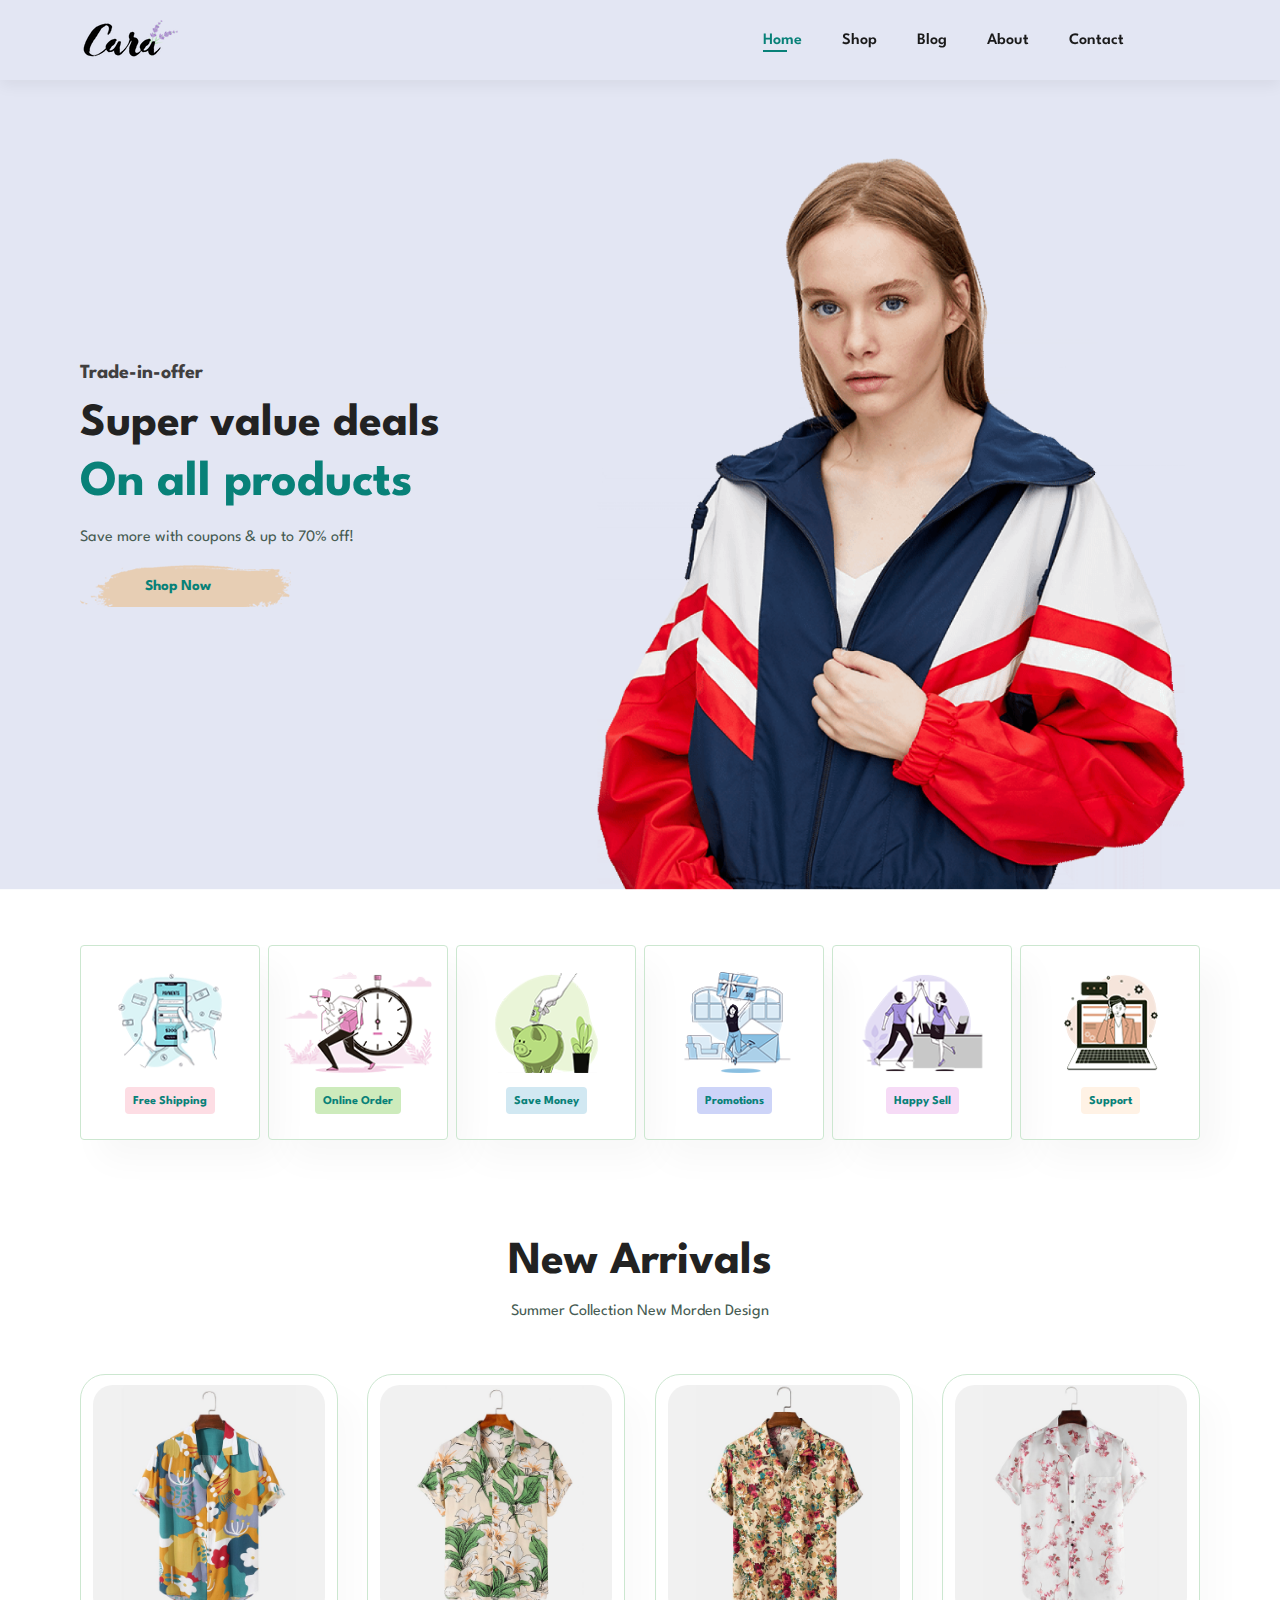
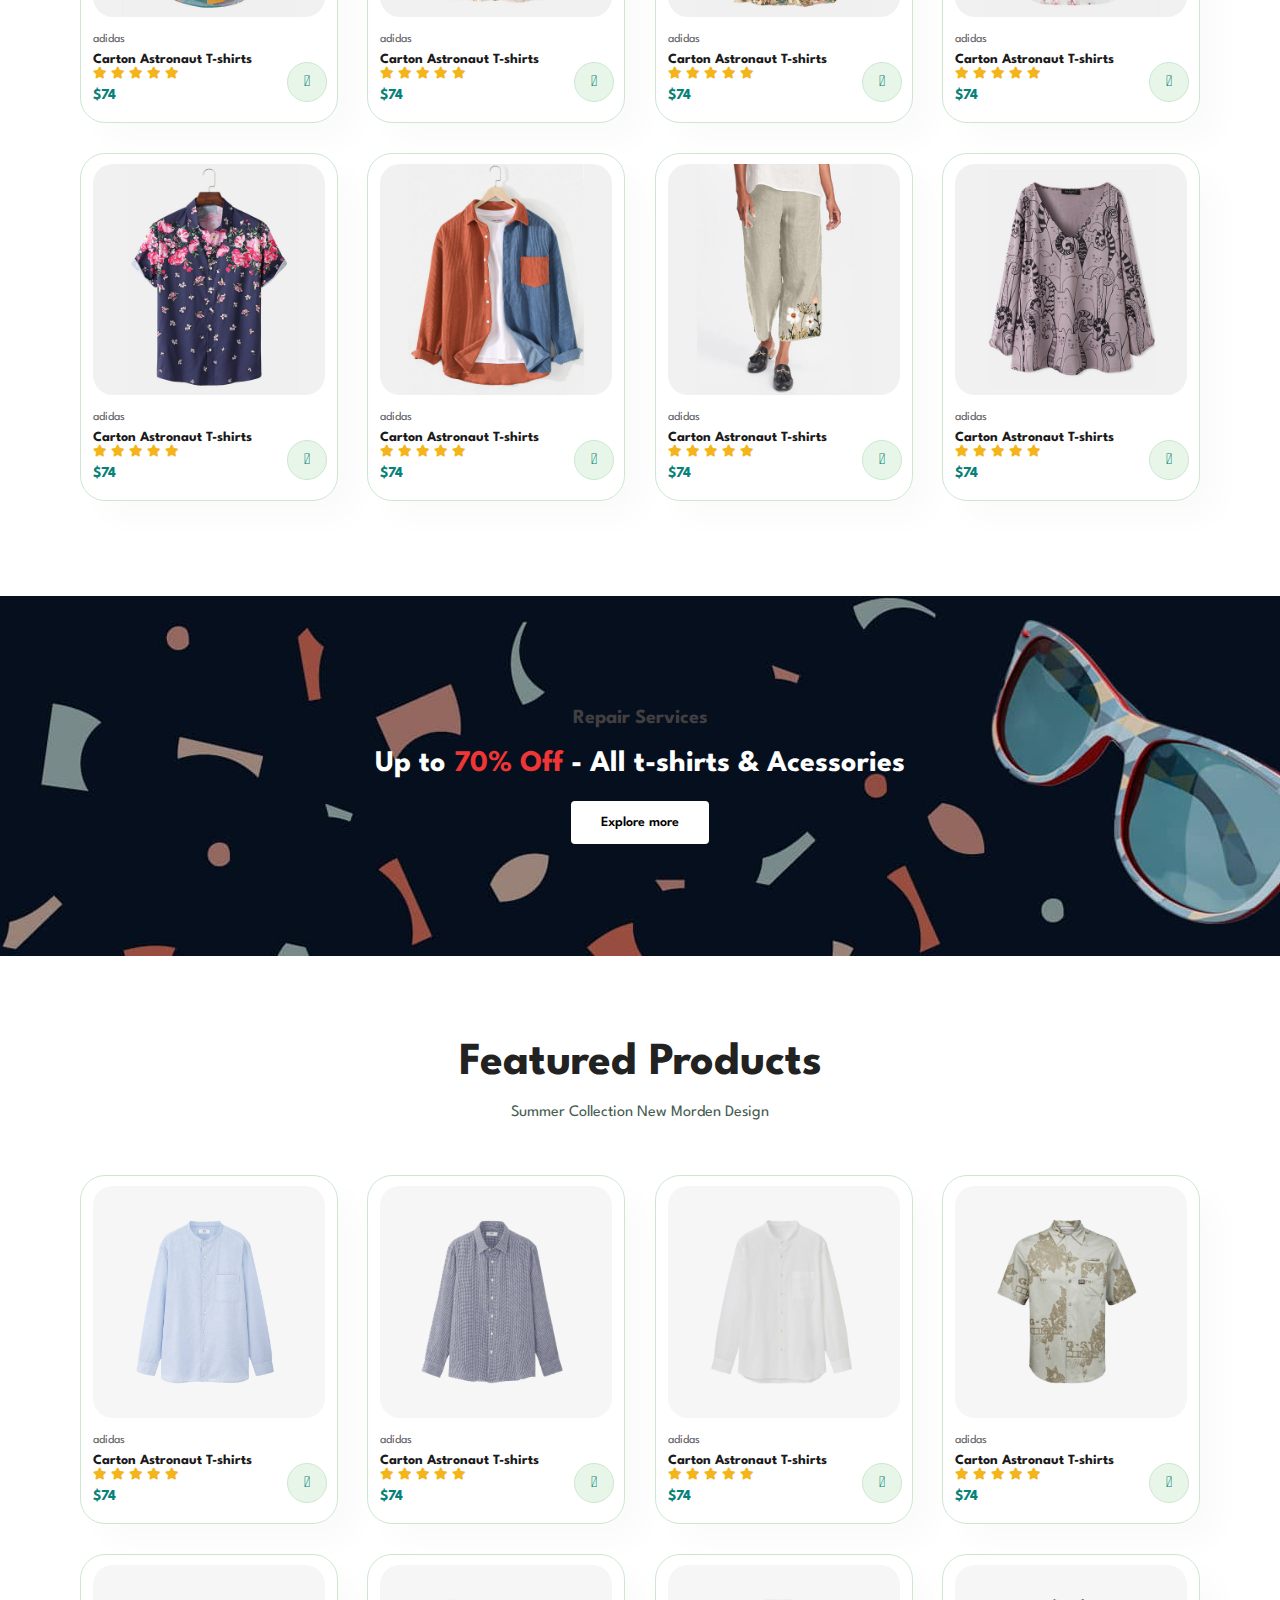
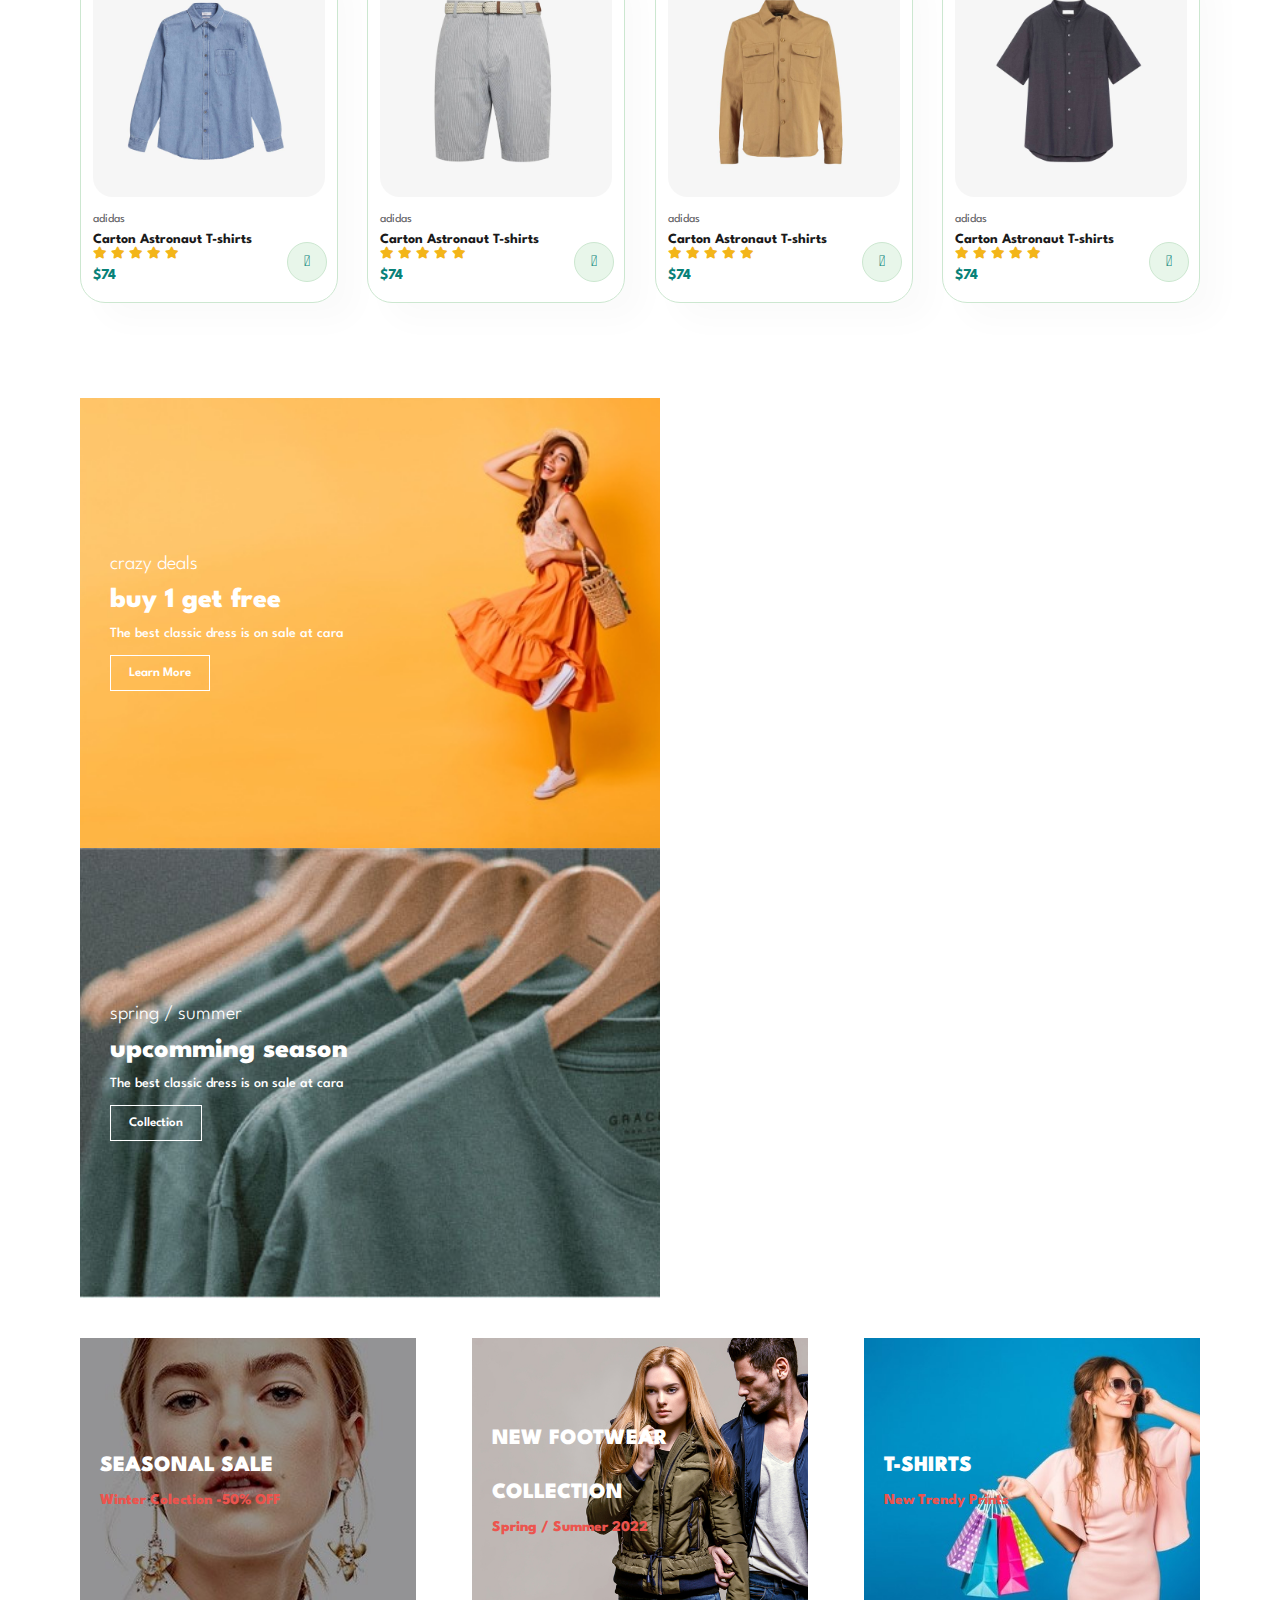
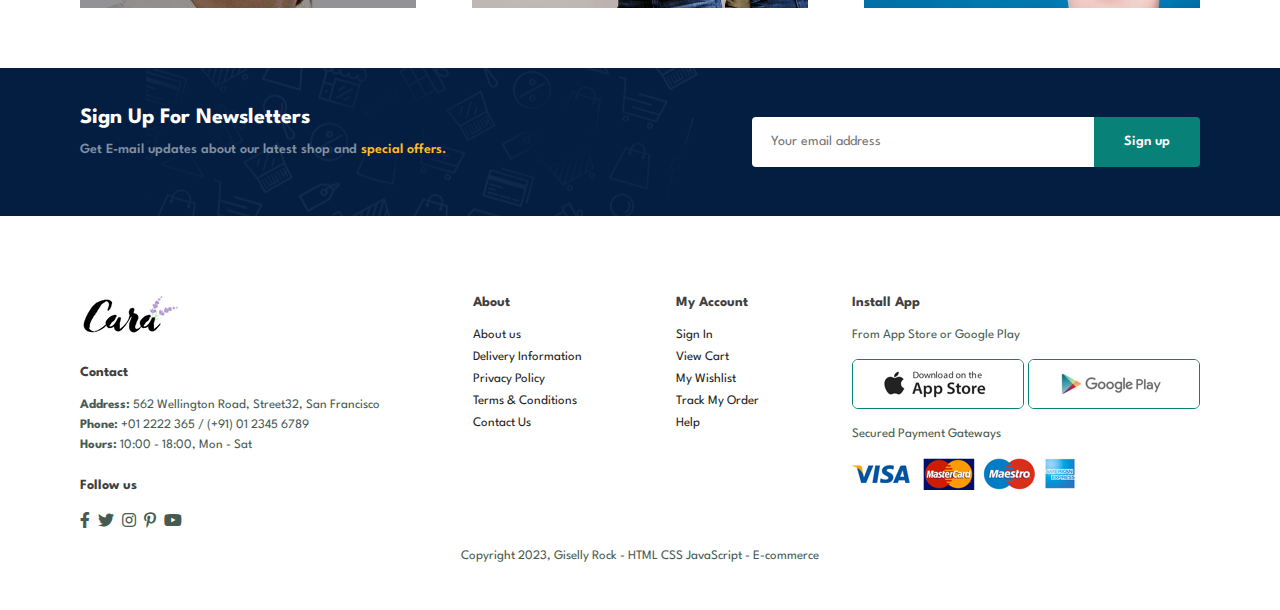
<file: index.html>
<!DOCTYPE html>
<html lang="en">
<head>
    <meta charset="UTF-8">
    <meta http-equiv="X-UA-Compatible" content="IE=edge">
    <meta name="viewport" content="width=device-width, initial-scale=1.0">
    <link href="https://fonts.googleapis.com/css2?family=Caveat&display=swap" rel="stylesheet">
    <title>Cara</title>
    <link rel="stylesheet" href="https://pro.fontawesome.com/releases/v5.10.0/css/all.css"/>
    <link rel="stylesheet" href="./assets/style.css">
</head>
<body>
    <section id="header">
        <img class="logo" src="./assets/img/logo.png" alt="">
    

    <div>
        <ul id="navbar">
            <li><a class="active" href="index.html">Home</a></li>
            <li><a href="shop.html">Shop</a></li>
            <li><a href="blog.html">Blog</a></li>
            <li><a href="about.html">About</a></li>
            <li><a href="contact.html">Contact</a></li>
            <li id="lg-bag"><a href="cart.html"><i class="far fa-shopping-bag"></i></a></li>
            <a href="#" id="close"><i class="far fa-times"></i></a>
        </ul>
    </div>
    <div id="mobile">
        <a href="cart.html"><i class="far fa-shopping-bag"></i></a>
        <i id="bar" class="fas fa-outdent"></i>
    </div>
    </section>

    <section id="hero">
    <h4>Trade-in-offer</h4>
    <h2>Super value deals</h2>
    <h1>On all products</h1>
    <p>Save more with coupons & up to 70% off!</p>
    <button>Shop Now</button>
    </section>

    <section id="feature" class="section-p1">
        <div class="fe-box">
            <img src="./assets/img/f1.png" alt="">
            <h6>Free Shipping</h6>
        </div>
        <div class="fe-box">
            <img src="./assets/img/f2.png" alt="">
            <h6>Online Order</h6>
        </div>
        <div class="fe-box">
            <img src="./assets/img/f3.png" alt="">
            <h6>Save Money</h6>
        </div>
        <div class="fe-box">
            <img src="./assets/img/f4.png" alt="">
            <h6>Promotions</h6>
        </div>
        <div class="fe-box">
            <img src="./assets/img/f5.png" alt="">
            <h6>Happy Sell</h6>
        </div>
        <div class="fe-box">
            <img src="./assets/img/f6.png" alt="">
            <h6>Support</h6>
        </div>
    </section>
    
    <section id="product1" class="section-p1"> 
        <h2>New Arrivals</h2>
        <p> Summer Collection New Morden Design</p>
        <div class="pro-container">
            <div class="pro">
                <img src="./assets/img/f1.jpg" alt="">
                <div class="des">
                    <span>adidas</span>
                    <h5>Carton Astronaut T-shirts</h5>
                    <div class="star">
                        <i class="fas fa-star"></i>
                        <i class="fas fa-star"></i>
                        <i class="fas fa-star"></i>
                        <i class="fas fa-star"></i>
                        <i class="fas fa-star"></i>
                    </div>
                    <h4>$74</h4>
                </div>
                <a href="#"><i class="fal fa-shopping-cart cart"></i></a>
            </div>

            <div class="pro">
                <img src="./assets/img/f2.jpg" alt="">
                <div class="des">
                    <span>adidas</span>
                    <h5>Carton Astronaut T-shirts</h5>
                    <div class="star">
                        <i class="fas fa-star"></i>
                        <i class="fas fa-star"></i>
                        <i class="fas fa-star"></i>
                        <i class="fas fa-star"></i>
                        <i class="fas fa-star"></i>
                    </div>
                    <h4>$74</h4>
                </div>
                <a href="#"><i class="fal fa-shopping-cart cart"></i></a>
            </div>

            <div class="pro">
                <img src="./assets/img/f3.jpg" alt="">
                <div class="des">
                    <span>adidas</span>
                    <h5>Carton Astronaut T-shirts</h5>
                    <div class="star">
                        <i class="fas fa-star"></i>
                        <i class="fas fa-star"></i>
                        <i class="fas fa-star"></i>
                        <i class="fas fa-star"></i>
                        <i class="fas fa-star"></i>
                    </div>
                    <h4>$74</h4>
                </div>
                <a href="#"><i class="fal fa-shopping-cart cart"></i></a>
            </div>

            <div class="pro">
                <img src="./assets/img/f4.jpg" alt="">
                <div class="des">
                    <span>adidas</span>
                    <h5>Carton Astronaut T-shirts</h5>
                    <div class="star">
                        <i class="fas fa-star"></i>
                        <i class="fas fa-star"></i>
                        <i class="fas fa-star"></i>
                        <i class="fas fa-star"></i>
                        <i class="fas fa-star"></i>
                    </div>
                    <h4>$74</h4>
                </div>
                <a href="#"><i class="fal fa-shopping-cart cart"></i></a>
            </div>

            <div class="pro">
                <img src="./assets/img/f5.jpg" alt="">
                <div class="des">
                    <span>adidas</span>
                    <h5>Carton Astronaut T-shirts</h5>
                    <div class="star">
                        <i class="fas fa-star"></i>
                        <i class="fas fa-star"></i>
                        <i class="fas fa-star"></i>
                        <i class="fas fa-star"></i>
                        <i class="fas fa-star"></i>
                    </div>
                    <h4>$74</h4>
                </div>
                <a href="#"><i class="fal fa-shopping-cart cart"></i></a>
            </div>

            <div class="pro">
                <img src="./assets/img/f6.jpg" alt="">
                <div class="des">
                    <span>adidas</span>
                    <h5>Carton Astronaut T-shirts</h5>
                    <div class="star">
                        <i class="fas fa-star"></i>
                        <i class="fas fa-star"></i>
                        <i class="fas fa-star"></i>
                        <i class="fas fa-star"></i>
                        <i class="fas fa-star"></i>
                    </div>
                    <h4>$74</h4>
                </div>
                <a href="#"><i class="fal fa-shopping-cart cart"></i></a>
            </div>

            <div class="pro">
                <img src="./assets/img/f7.jpg" alt="">
                <div class="des">
                    <span>adidas</span>
                    <h5>Carton Astronaut T-shirts</h5>
                    <div class="star">
                        <i class="fas fa-star"></i>
                        <i class="fas fa-star"></i>
                        <i class="fas fa-star"></i>
                        <i class="fas fa-star"></i>
                        <i class="fas fa-star"></i>
                    </div>
                    <h4>$74</h4>
                </div>
                <a href="#"><i class="fal fa-shopping-cart cart"></i></a>
            </div>

            <div class="pro">
                <img src="./assets/img/f8.jpg" alt="">
                <div class="des">
                    <span>adidas</span>
                    <h5>Carton Astronaut T-shirts</h5>
                    <div class="star">
                        <i class="fas fa-star"></i>
                        <i class="fas fa-star"></i>
                        <i class="fas fa-star"></i>
                        <i class="fas fa-star"></i>
                        <i class="fas fa-star"></i>
                    </div>
                    <h4>$74</h4>
                </div>
                <a href="#"><i class="fal fa-shopping-cart cart"></i></a>
            </div>

        </div>
    </section>

    <section id="banner" class="section-m1">
        <h4>Repair Services</h4>
        <h2>Up to <span>70% Off</span> - All t-shirts & Acessories</h2> 
        <button class="normal">Explore more</button>
    </section>
    
    <section id="product1" class="section-p1"> 
        <h2>Featured Products</h2>
        <p> Summer Collection New Morden Design</p>
        <div class="pro-container">
            <div class="pro">
                <img src="./assets/img/n1.jpg" alt="">
                <div class="des">
                    <span>adidas</span>
                    <h5>Carton Astronaut T-shirts</h5>
                    <div class="star">
                        <i class="fas fa-star"></i>
                        <i class="fas fa-star"></i>
                        <i class="fas fa-star"></i>
                        <i class="fas fa-star"></i>
                        <i class="fas fa-star"></i>
                    </div>
                    <h4>$74</h4>
                </div>
                <a href="#"><i class="fal fa-shopping-cart cart"></i></a>
            </div>

            <div class="pro">
                <img src="./assets/img/n2.jpg" alt="">
                <div class="des">
                    <span>adidas</span>
                    <h5>Carton Astronaut T-shirts</h5>
                    <div class="star">
                        <i class="fas fa-star"></i>
                        <i class="fas fa-star"></i>
                        <i class="fas fa-star"></i>
                        <i class="fas fa-star"></i>
                        <i class="fas fa-star"></i>
                    </div>
                    <h4>$74</h4>
                </div>
                <a href="#"><i class="fal fa-shopping-cart cart"></i></a>
            </div>

            <div class="pro">
                <img src="./assets/img/n3.jpg" alt="">
                <div class="des">
                    <span>adidas</span>
                    <h5>Carton Astronaut T-shirts</h5>
                    <div class="star">
                        <i class="fas fa-star"></i>
                        <i class="fas fa-star"></i>
                        <i class="fas fa-star"></i>
                        <i class="fas fa-star"></i>
                        <i class="fas fa-star"></i>
                    </div>
                    <h4>$74</h4>
                </div>
                <a href="#"><i class="fal fa-shopping-cart cart"></i></a>
            </div>

            <div class="pro">
                <img src="./assets/img/n4.jpg" alt="">
                <div class="des">
                    <span>adidas</span>
                    <h5>Carton Astronaut T-shirts</h5>
                    <div class="star">
                        <i class="fas fa-star"></i>
                        <i class="fas fa-star"></i>
                        <i class="fas fa-star"></i>
                        <i class="fas fa-star"></i>
                        <i class="fas fa-star"></i>
                    </div>
                    <h4>$74</h4>
                </div>
                <a href="#"><i class="fal fa-shopping-cart cart"></i></a>
            </div>

            <div class="pro">
                <img src="./assets/img/n5.jpg" alt="">
                <div class="des">
                    <span>adidas</span>
                    <h5>Carton Astronaut T-shirts</h5>
                    <div class="star">
                        <i class="fas fa-star"></i>
                        <i class="fas fa-star"></i>
                        <i class="fas fa-star"></i>
                        <i class="fas fa-star"></i>
                        <i class="fas fa-star"></i>
                    </div>
                    <h4>$74</h4>
                </div>
                <a href="#"><i class="fal fa-shopping-cart cart"></i></a>
            </div>

            <div class="pro">
                <img src="./assets/img/n6.jpg" alt="">
                <div class="des">
                    <span>adidas</span>
                    <h5>Carton Astronaut T-shirts</h5>
                    <div class="star">
                        <i class="fas fa-star"></i>
                        <i class="fas fa-star"></i>
                        <i class="fas fa-star"></i>
                        <i class="fas fa-star"></i>
                        <i class="fas fa-star"></i>
                    </div>
                    <h4>$74</h4>
                </div>
                <a href="#"><i class="fal fa-shopping-cart cart"></i></a>
            </div>

            <div class="pro">
                <img src="./assets/img/n7.jpg" alt="">
                <div class="des">
                    <span>adidas</span>
                    <h5>Carton Astronaut T-shirts</h5>
                    <div class="star">
                        <i class="fas fa-star"></i>
                        <i class="fas fa-star"></i>
                        <i class="fas fa-star"></i>
                        <i class="fas fa-star"></i>
                        <i class="fas fa-star"></i>
                    </div>
                    <h4>$74</h4>
                </div>
                <a href="#"><i class="fal fa-shopping-cart cart"></i></a>
            </div>

            <div class="pro">
                <img src="./assets/img/n8.jpg" alt="">
                <div class="des">
                    <span>adidas</span>
                    <h5>Carton Astronaut T-shirts</h5>
                    <div class="star">
                        <i class="fas fa-star"></i>
                        <i class="fas fa-star"></i>
                        <i class="fas fa-star"></i>
                        <i class="fas fa-star"></i>
                        <i class="fas fa-star"></i>
                    </div>
                    <h4>$74</h4>
                </div>
                <a href="#"><i class="fal fa-shopping-cart cart"></i></a>
            </div>
        </div>
    </section>
      
    <section id="sm-banner" class="section-p1">
    <div class="banner-box">
        <h4>crazy deals</h4>
        <h2>buy 1 get free</h2>
        <span>The best classic dress is on sale at cara</span>
        <button class="white">Learn More</button>
    </div>

    <div class="banner-box banner-box2">
        <h4>spring / summer</h4>
        <h2>upcomming season</h2>
        <span>The best classic dress is on sale at cara</span>
        <button class="white">Collection</button>
    </div>
    </section>

    <section id="banner3">
        <div class="banner-box">
            <h2>SEASONAL SALE</h2>
            <h3>Winter Colection -50% OFF</h3>
        </div>

        <div class="banner-box banner-box2">
            <h2>NEW FOOTWEAR COLLECTION</h2>
            <h3>Spring / Summer 2022</h3>
        </div>

        <div class="banner-box banner-box3">
            <h2>T-SHIRTS</h2>
            <h3>New Trendy Prints</h3>
        </div>
    </section>

    <section id="newsletter" class="section-p1 section-m1">
        <div class="newstext">
            <h4>Sign Up For Newsletters</h4>
            <p>
                Get E-mail updates about our latest shop and <span>special offers.</span>
            </p>
        </div>
        <div class="form">
            <input type="text" placeholder="Your email address">
            <button class="normal">Sign up</button>
        </div>
    </section>
    
    <footer class="section-p1">
        <div class="col">
            <img class="logo" src="./assets/img/logo.png" alt="">
            <h4>Contact</h4>
            <p><strong>Address:</strong> 562 Wellington Road, Street32, San Francisco</p>
            <p><strong>Phone:</strong> +01 2222 365 / (+91) 01 2345 6789</p>
            <p><strong>Hours:</strong> 10:00 - 18:00, Mon - Sat</p>
            <div class="follow">
                <h4>Follow us</h4>
                <div class="icon"> 
                    <i class="fab fa-facebook-f"></i>
                    <i class="fab fa-twitter"></i>
                    <i class="fab fa-instagram"></i>
                    <i class="fab fa-pinterest-p"></i>
                    <i class="fab fa-youtube"></i>
                </div>
            </div>
        </div>

        <div class="col">
            <h4>About</h4>
            <a href="#">About us</a>
            <a href="#">Delivery Information</a>
            <a href="#">Privacy Policy</a>
            <a href="#">Terms & Conditions</a>
            <a href="#">Contact Us</a>
        </div>

        <div class="col">
            <h4>My Account</h4>
            <a href="#">Sign In</a>
            <a href="#">View Cart</a>
            <a href="#">My Wishlist</a>
            <a href="#">Track My Order</a>
            <a href="#">Help</a>
        </div>

        <div class="col install">
            <h4>Install App</h4>
            <p>From App Store or Google Play</p>
            <div class="row">
                <img src="./assets/img/app.jpg" alt="">
                <img src="./assets/img/play.jpg" alt="">
            </div>
            <p>Secured Payment Gateways</p>
            <img src="./assets/img/pay.png" alt="">
        </div>

        <div class="copyright">
            <p>Copyright 2023, Giselly Rock - HTML CSS JavaScript - E-commerce</p>
        </div>
    </footer>

    <script src="./assets/script.js"></script>
</body>
</html>
</file>
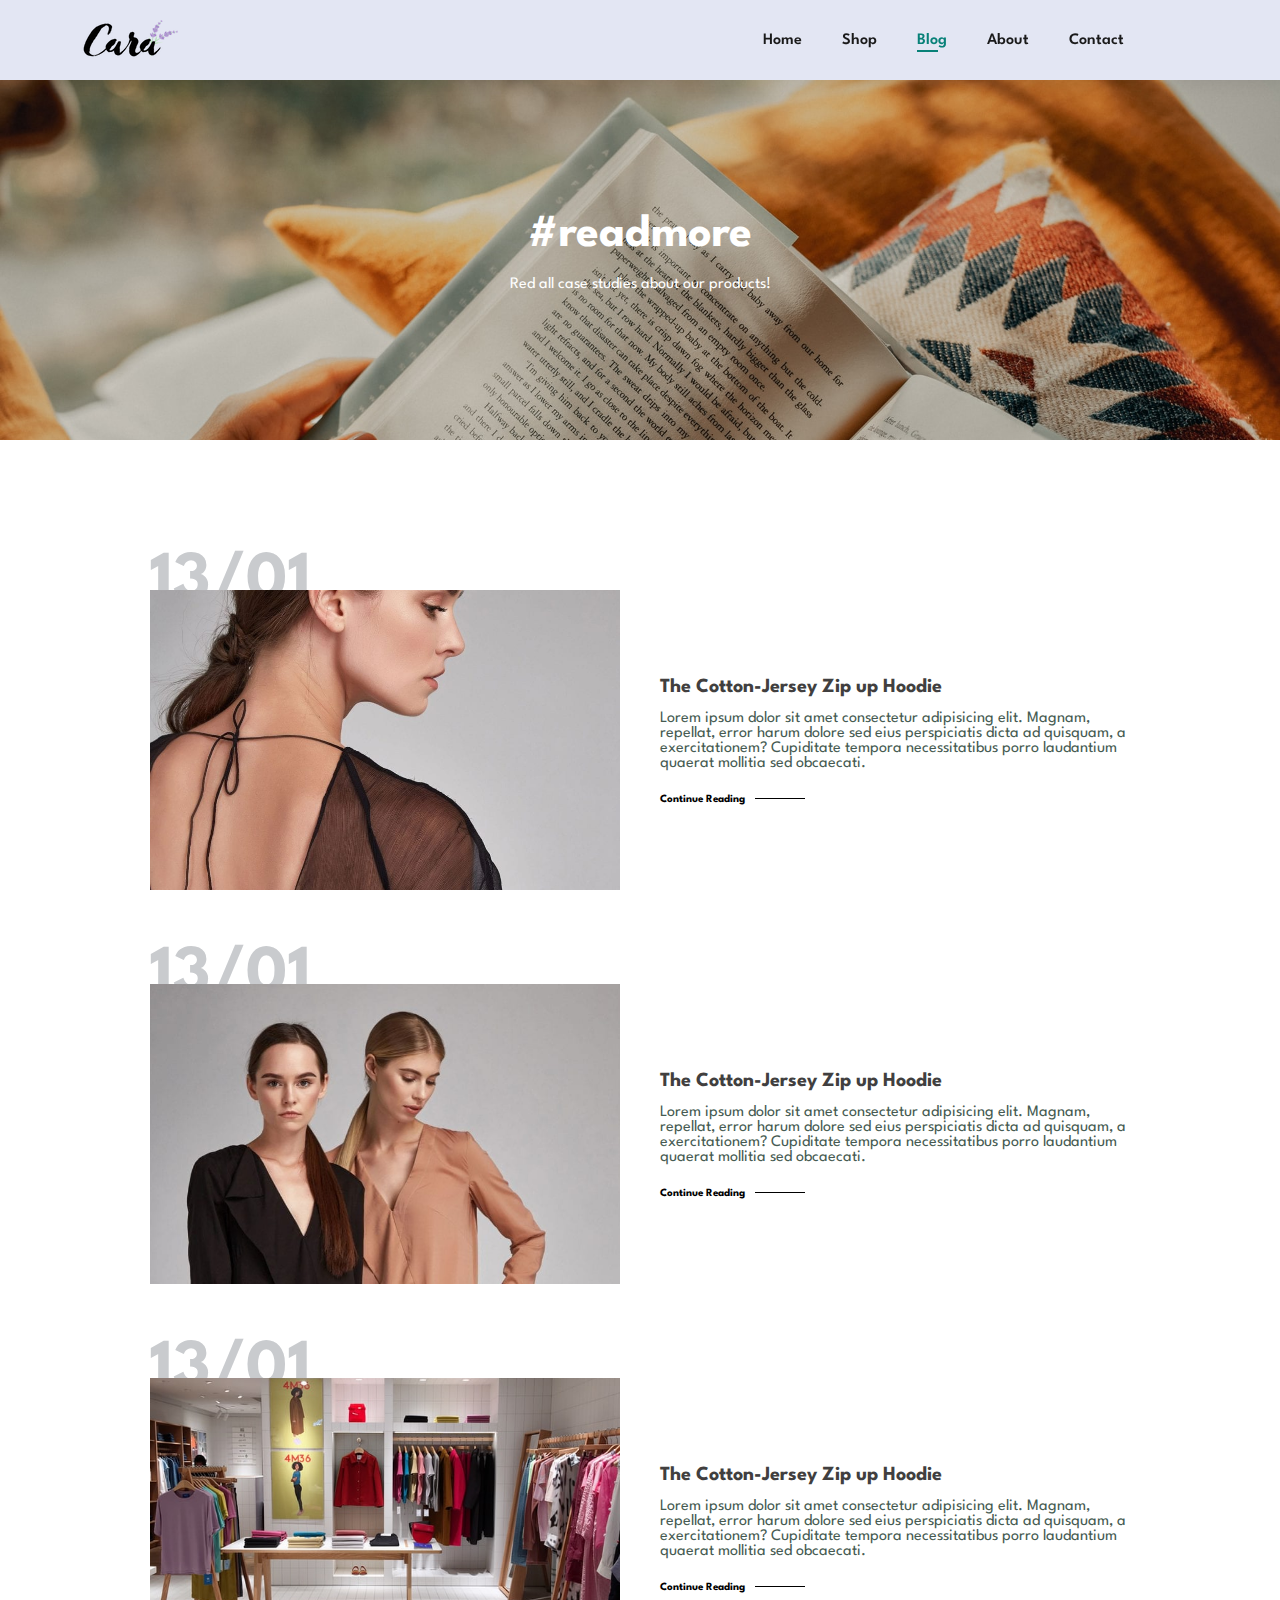
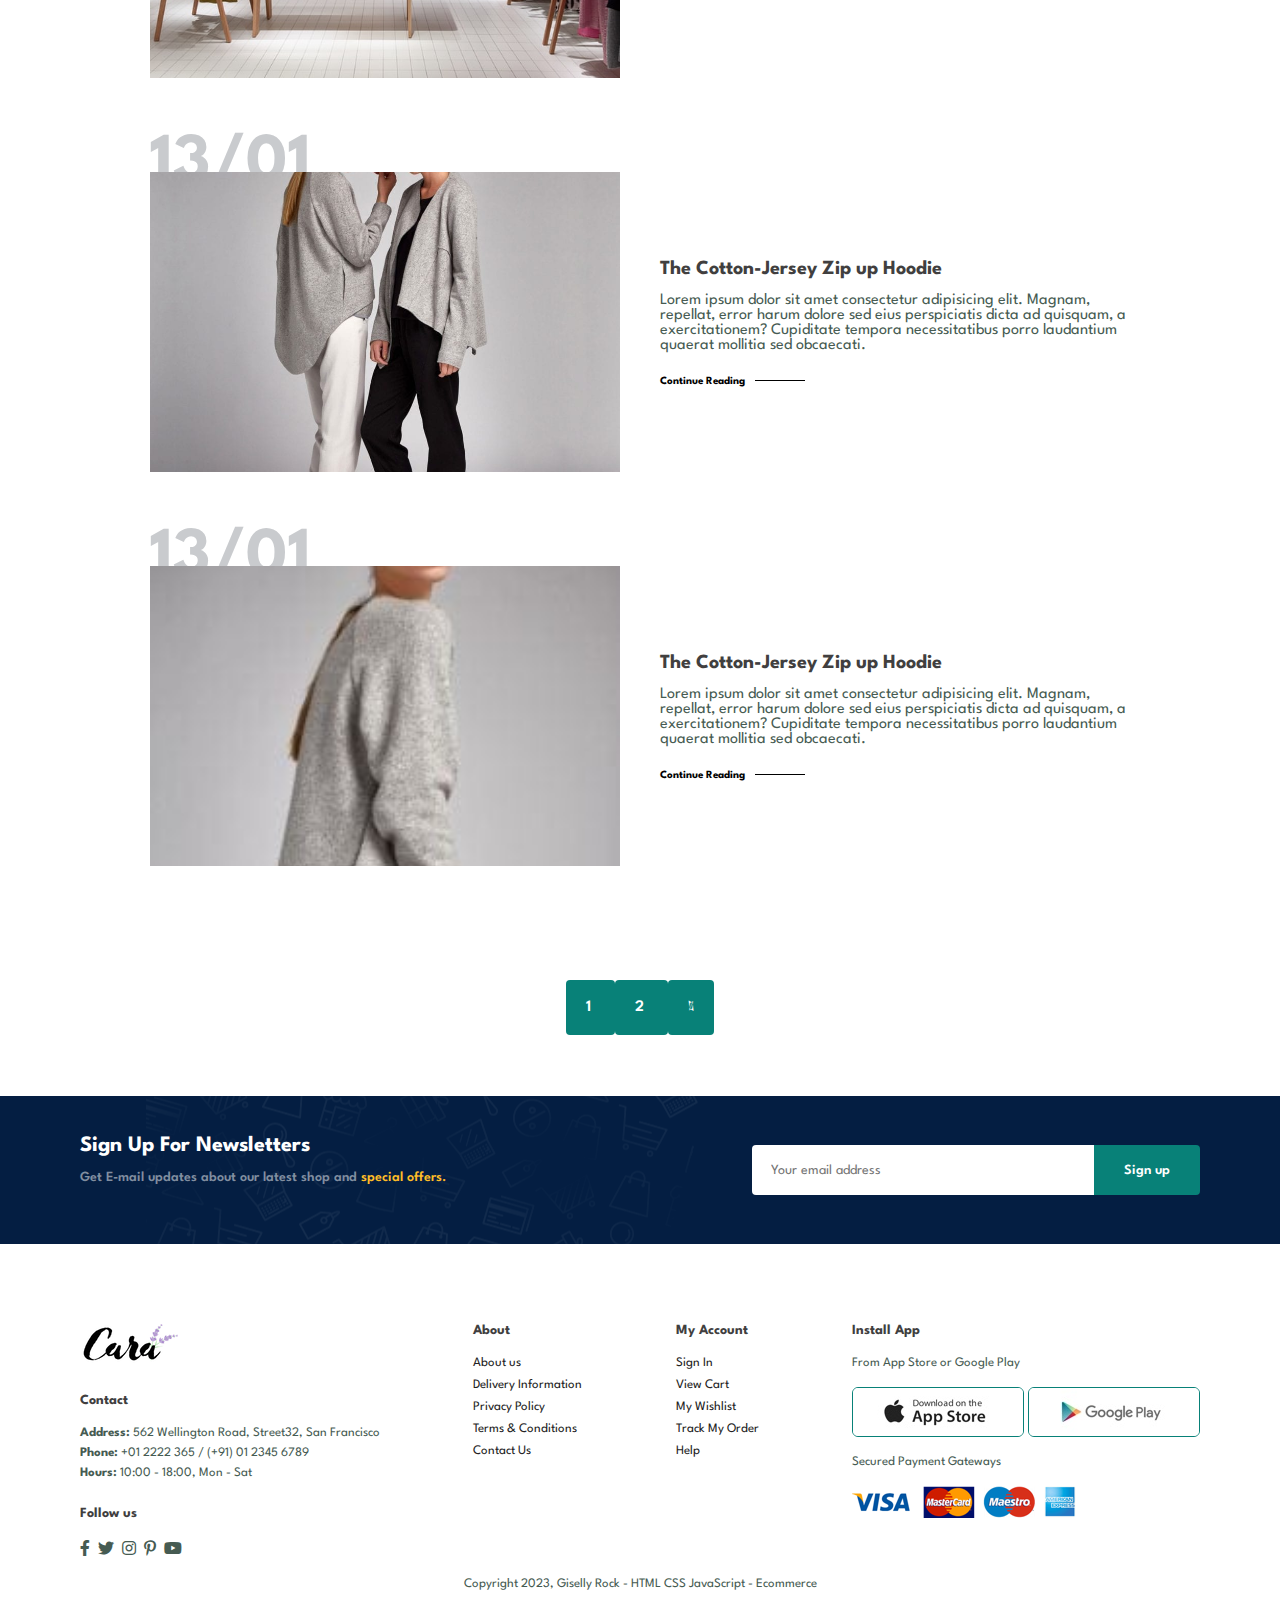
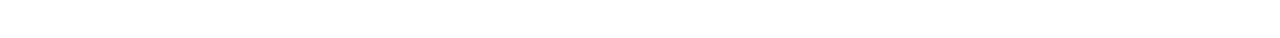
<file: blog.html>
<!DOCTYPE html>
<html lang="en">
<head>
    <meta charset="UTF-8">
    <meta http-equiv="X-UA-Compatible" content="IE=edge">
    <meta name="viewport" content="width=device-width, initial-scale=1.0">
    <link href="https://fonts.googleapis.com/css2?family=Caveat&display=swap" rel="stylesheet">
    <title>Cara</title>
    <link rel="stylesheet" href="https://pro.fontawesome.com/releases/v5.10.0/css/all.css"/>
    <link rel="stylesheet" href="./assets/style.css">
</head>
<body>
    <section id="header">
        <img class="logo" src="./assets/img/logo.png" alt="">
    

    <div>
        <ul id="navbar">
            <li><a href="index.html">Home</a></li>
            <li><a href="shop.html">Shop</a></li>
            <li><a class="active" href="blog.html">Blog</a></li>
            <li><a href="about.html">About</a></li>
            <li><a href="contact.html">Contact</a></li>
            <li id="lg-bag"><a href="cart.html"><i class="far fa-shopping-bag"></i></a></li>
            <a href="#" id="close"><i class="far fa-times"></i></a>
        </ul>
    </div>
    <div id="mobile">
        <a href="cart.html"><i class="far fa-shopping-bag"></i></a>
        <i id="bar" class="fas fa-outdent"></i>
    </div>
    </section>

    <section id="page-he" class="blog-header">
    <h2>#readmore</h2>
    <p>Red all case studies about our products!</p>
    </section>

    <section id="blog">
        <div class="blog-box">
            <div class="blog-img">
                <img src="./assets/img/bl1.jpg" alt="">
            </div>
            <div class="blog-details">
            <h4>The Cotton-Jersey Zip up Hoodie</h4>
            <p>Lorem ipsum dolor sit amet consectetur adipisicing elit. Magnam, repellat, error harum dolore sed eius perspiciatis dicta ad quisquam, a exercitationem? Cupiditate tempora necessitatibus porro laudantium quaerat mollitia sed obcaecati.</p>
            <a href="#">Continue Reading</a>
            </div>
            <h1>13/01</h1>
        </div>
        <div class="blog-box">
            <div class="blog-img">
                <img src="./assets/img/bl2.jpg" alt="">
            </div>
            <div class="blog-details">
            <h4>The Cotton-Jersey Zip up Hoodie</h4>
            <p>Lorem ipsum dolor sit amet consectetur adipisicing elit. Magnam, repellat, error harum dolore sed eius perspiciatis dicta ad quisquam, a exercitationem? Cupiditate tempora necessitatibus porro laudantium quaerat mollitia sed obcaecati.</p>
            <a href="#">Continue Reading</a>
            </div>
            <h1>13/01</h1>
        </div>
        <div class="blog-box">
            <div class="blog-img">
                <img src="./assets/img/bl3.jpg" alt="">
            </div>
            <div class="blog-details">
            <h4>The Cotton-Jersey Zip up Hoodie</h4>
            <p>Lorem ipsum dolor sit amet consectetur adipisicing elit. Magnam, repellat, error harum dolore sed eius perspiciatis dicta ad quisquam, a exercitationem? Cupiditate tempora necessitatibus porro laudantium quaerat mollitia sed obcaecati.</p>
            <a href="#">Continue Reading</a>
            </div>
            <h1>13/01</h1>
        </div>
        <div class="blog-box">
            <div class="blog-img">
                <img src="./assets/img/bl4.jpg" alt="">
            </div>
            <div class="blog-details">
            <h4>The Cotton-Jersey Zip up Hoodie</h4>
            <p>Lorem ipsum dolor sit amet consectetur adipisicing elit. Magnam, repellat, error harum dolore sed eius perspiciatis dicta ad quisquam, a exercitationem? Cupiditate tempora necessitatibus porro laudantium quaerat mollitia sed obcaecati.</p>
            <a href="#">Continue Reading</a>
            </div>
            <h1>13/01</h1>
        </div>
        <div class="blog-box">
            <div class="blog-img">
                <img src="./assets/img/bl5.jpg" alt="">
            </div>
            <div class="blog-details">
            <h4>The Cotton-Jersey Zip up Hoodie</h4>
            <p>Lorem ipsum dolor sit amet consectetur adipisicing elit. Magnam, repellat, error harum dolore sed eius perspiciatis dicta ad quisquam, a exercitationem? Cupiditate tempora necessitatibus porro laudantium quaerat mollitia sed obcaecati.</p>
            <a href="#">Continue Reading</a>
            </div>
            <h1>13/01</h1>
        </div>
    </section>

    <section id="pagination" class="section-p1">
        <a href="#"> 1 </a>
        <a href="#"> 2 </a>
        <a href="#"><i class="fal fa-long-arrow-alt-right"></i></a>
    </section>

    <section id="newsletter" class="section-p1 section-m1">
        <div class="newstext">
            <h4>Sign Up For Newsletters</h4>
            <p>
                Get E-mail updates about our latest shop and <span>special offers.</span>
            </p>
        </div>
        <div class="form">
            <input type="text" placeholder="Your email address">
            <button class="normal">Sign up</button>
        </div>
    </section>
    
    <footer class="section-p1">
        <div class="col">
            <img class="logo" src="./assets/img/logo.png" alt="">
            <h4>Contact</h4>
            <p><strong>Address:</strong> 562 Wellington Road, Street32, San Francisco</p>
            <p><strong>Phone:</strong> +01 2222 365 / (+91) 01 2345 6789</p>
            <p><strong>Hours:</strong> 10:00 - 18:00, Mon - Sat</p>
            <div class="follow">
                <h4>Follow us</h4>
                <div class="icon"> 
                    <i class="fab fa-facebook-f"></i>
                    <i class="fab fa-twitter"></i>
                    <i class="fab fa-instagram"></i>
                    <i class="fab fa-pinterest-p"></i>
                    <i class="fab fa-youtube"></i>
                </div>
            </div>
        </div>

        <div class="col">
            <h4>About</h4>
            <a href="#">About us</a>
            <a href="#">Delivery Information</a>
            <a href="#">Privacy Policy</a>
            <a href="#">Terms & Conditions</a>
            <a href="#">Contact Us</a>
        </div>

        <div class="col">
            <h4>My Account</h4>
            <a href="#">Sign In</a>
            <a href="#">View Cart</a>
            <a href="#">My Wishlist</a>
            <a href="#">Track My Order</a>
            <a href="#">Help</a>
        </div>

        <div class="col install">
            <h4>Install App</h4>
            <p>From App Store or Google Play</p>
            <div class="row">
                <img src="./assets/img/app.jpg" alt="">
                <img src="./assets/img/play.jpg" alt="">
            </div>
            <p>Secured Payment Gateways</p>
            <img src="./assets/img/pay.png" alt="">
        </div>

        <div class="copyright">
            <p>Copyright 2023, Giselly Rock - HTML CSS JavaScript - Ecommerce</p>
        </div>
    </footer>

    <script src="./assets/script.js"></script>
</body>
</html>
</file>
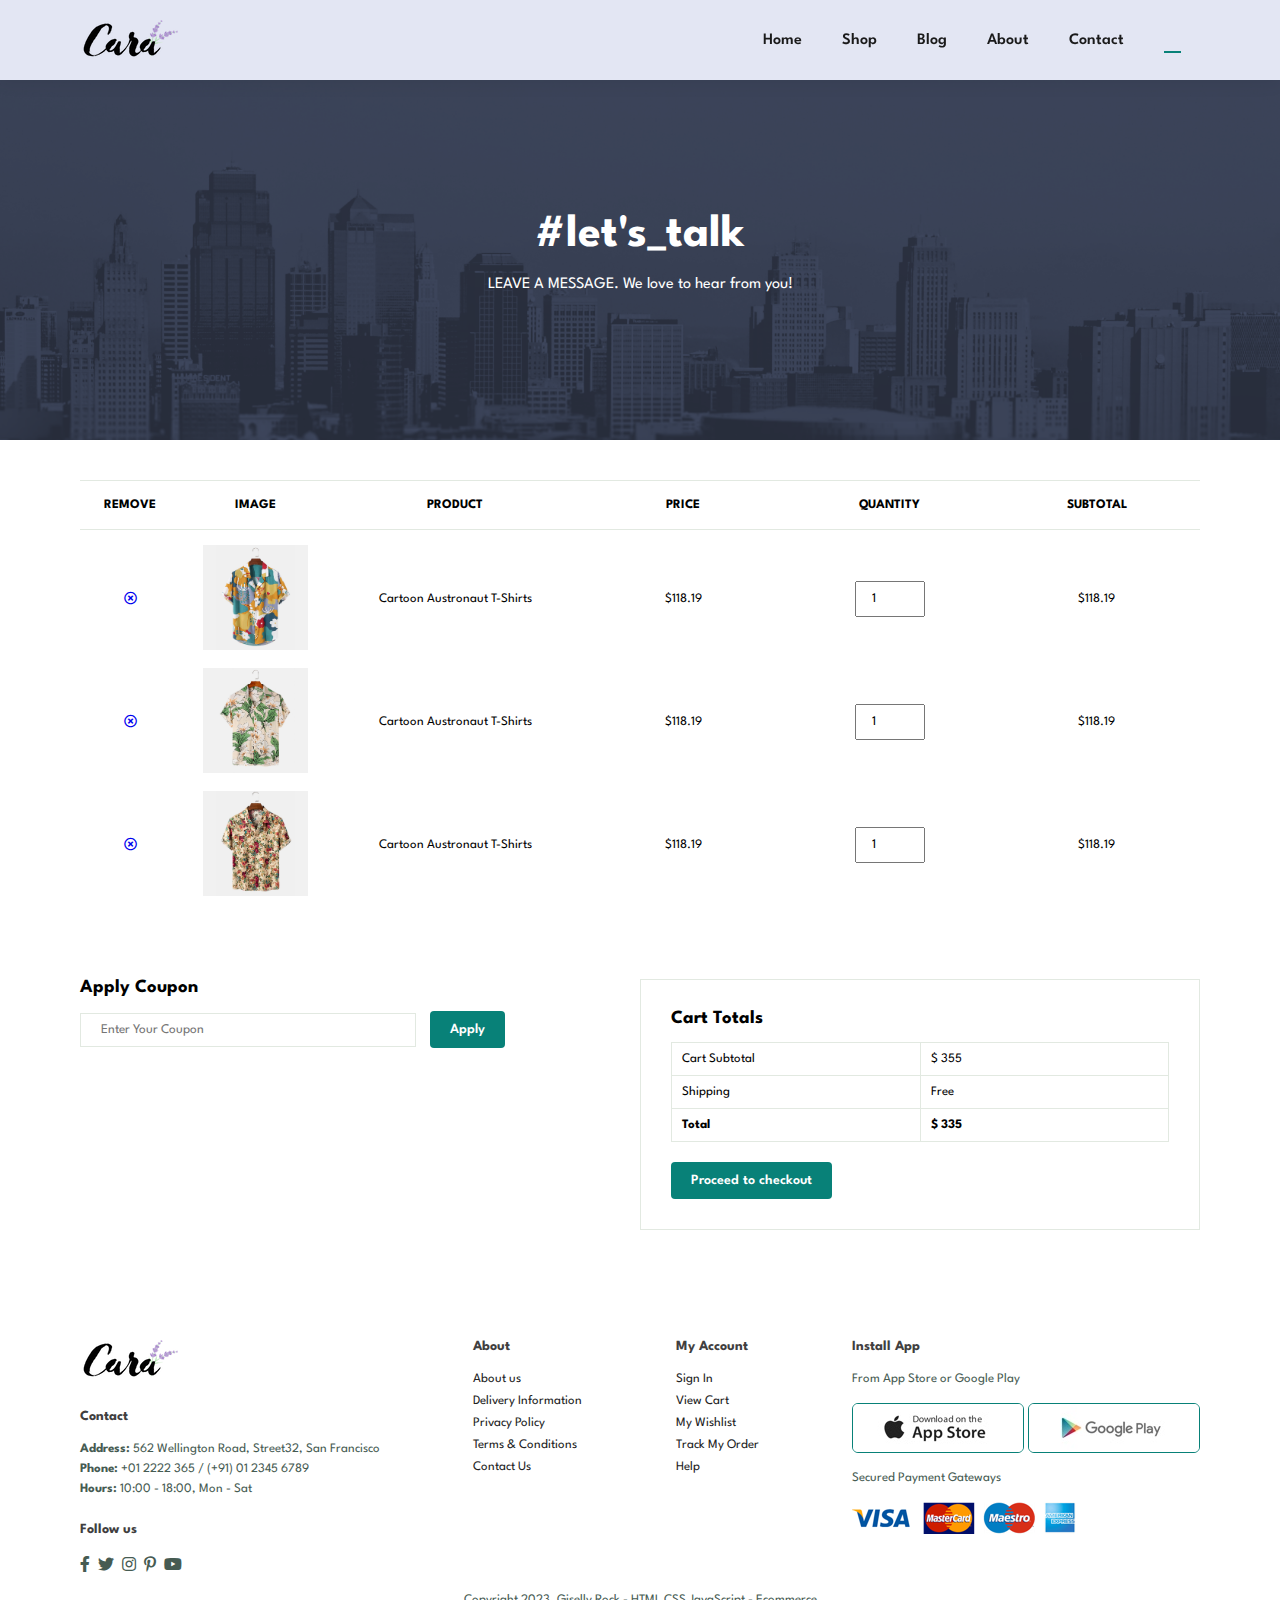
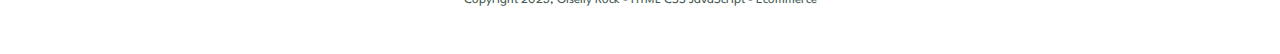
<file: cart.html>
<!DOCTYPE html>
<html lang="en">

<head>
    <meta charset="UTF-8">
    <meta http-equiv="X-UA-Compatible" content="IE=edge">
    <meta name="viewport" content="width=device-width, initial-scale=1.0">
    <link href="https://fonts.googleapis.com/css2?family=Caveat&display=swap" rel="stylesheet">
    <title>Cara</title>
    <link rel="stylesheet" href="https://pro.fontawesome.com/releases/v5.10.0/css/all.css" />
    <link rel="stylesheet" href="./assets/style.css">
</head>

<body>

    <section id="header">
        <img class="logo" src="./assets/img/logo.png" alt="">

        <div>
            <ul id="navbar">
                <li><a href="index.html">Home</a></li>
                <li><a href="shop.html">Shop</a></li>
                <li><a href="blog.html">Blog</a></li>
                <li><a href="about.html">About</a></li>
                <li><a href="contact.html">Contact</a></li>
                <li id="lg-bag"><a href="cart.html" class="active"><i class="far fa-shopping-bag"></i></a></li>
                <a href="#" id="close"><i class="far fa-times"></i></a>
            </ul>
        </div>
        <div id="mobile">
            <a href="cart.html"><i class="far fa-shopping-bag"></i></a>
            <i id="bar" class="fas fa-outdent"></i>
        </div>
    </section>

    <section id="page-he" class="about-header">
        <h2>#let's_talk</h2>
        <p>LEAVE A MESSAGE. We love to hear from you!</p>
    </section>

    <section id="cart" class="section-p1">
        <table width="100%">
            <thead>
                <tr>
                    <td>Remove</td>
                    <td>Image</td>
                    <td>Product</td>
                    <td>Price</td>
                    <td>Quantity</td>
                    <td>Subtotal</td>
                </tr>
            </thead>
            <tbody>
                <tr>
                    <td><a href="#"><i class="far fa-times-circle"></i></a></td>
                    <td><img src="./assets/img/f1.jpg" alt=""></td>
                    <td>Cartoon Austronaut T-Shirts</td>
                    <td>$118.19</td>
                    <td><input type="number" value="1"></td>
                    <td>$118.19</td>
                </tr>
                <tr>
                    <td><a href="#"><i class="far fa-times-circle"></i></a></td>
                    <td><img src="./assets/img/f2.jpg" alt=""></td>
                    <td>Cartoon Austronaut T-Shirts</td>
                    <td>$118.19</td>
                    <td><input type="number" value="1"></td>
                    <td>$118.19</td>
                </tr>
                <tr>
                    <td><a href="#"><i class="far fa-times-circle"></i></a></td>
                    <td><img src="./assets/img/f3.jpg" alt=""></td>
                    <td>Cartoon Austronaut T-Shirts</td>
                    <td>$118.19</td>
                    <td><input type="number" value="1"></td>
                    <td>$118.19</td>
                </tr>
            </tbody>
        </table>
    </section>

    <section id="cart-add" class="section-p1">
        <div id="coupon">
            <h3>Apply Coupon</h3>
            <div>
                <input type="text" placeholder="Enter Your Coupon">
                <button class="normal">Apply</button>
            </div>
        </div>

        <div id="subtotal">
            <h3> Cart Totals</h3>
            <table>
                <tr>
                    <td>Cart Subtotal</td>
                    <td>$ 355 </td>
                </tr>
                <tr>
                    <td>Shipping</td>
                    <td>Free</td>
                </tr>
                <tr>
                    <td><strong>Total</strong></td>
                    <td><strong>$ 335</strong></td>
                </tr>
            </table>
            <button class="normal">Proceed to checkout</button>
        </div>
        </div>
    </section>

    <footer class="section-p1">
        <div class="col">
            <img class="logo" src="./assets/img/logo.png" alt="">
            <h4>Contact</h4>
            <p><strong>Address:</strong> 562 Wellington Road, Street32, San Francisco</p>
            <p><strong>Phone:</strong> +01 2222 365 / (+91) 01 2345 6789</p>
            <p><strong>Hours:</strong> 10:00 - 18:00, Mon - Sat</p>
            <div class="follow">
                <h4>Follow us</h4>
                <div class="icon">
                    <i class="fab fa-facebook-f"></i>
                    <i class="fab fa-twitter"></i>
                    <i class="fab fa-instagram"></i>
                    <i class="fab fa-pinterest-p"></i>
                    <i class="fab fa-youtube"></i>
                </div>
            </div>
        </div>

        <div class="col">
            <h4>About</h4>
            <a href="#">About us</a>
            <a href="#">Delivery Information</a>
            <a href="#">Privacy Policy</a>
            <a href="#">Terms & Conditions</a>
            <a href="#">Contact Us</a>
        </div>

        <div class="col">
            <h4>My Account</h4>
            <a href="#">Sign In</a>
            <a href="#">View Cart</a>
            <a href="#">My Wishlist</a>
            <a href="#">Track My Order</a>
            <a href="#">Help</a>
        </div>

        <div class="col install">
            <h4>Install App</h4>
            <p>From App Store or Google Play</p>
            <div class="row">
                <img src="./assets/img/app.jpg" alt="">
                <img src="./assets/img/play.jpg" alt="">
            </div>
            <p>Secured Payment Gateways</p>
            <img src="./assets/img/pay.png" alt="">
        </div>

        <div class="copyright">
            <p>Copyright 2023, Giselly Rock - HTML CSS JavaScript - Ecommerce</p>
        </div>
    </footer>

    <script src="./assets/script.js"></script>
</body>

</html>
</file>
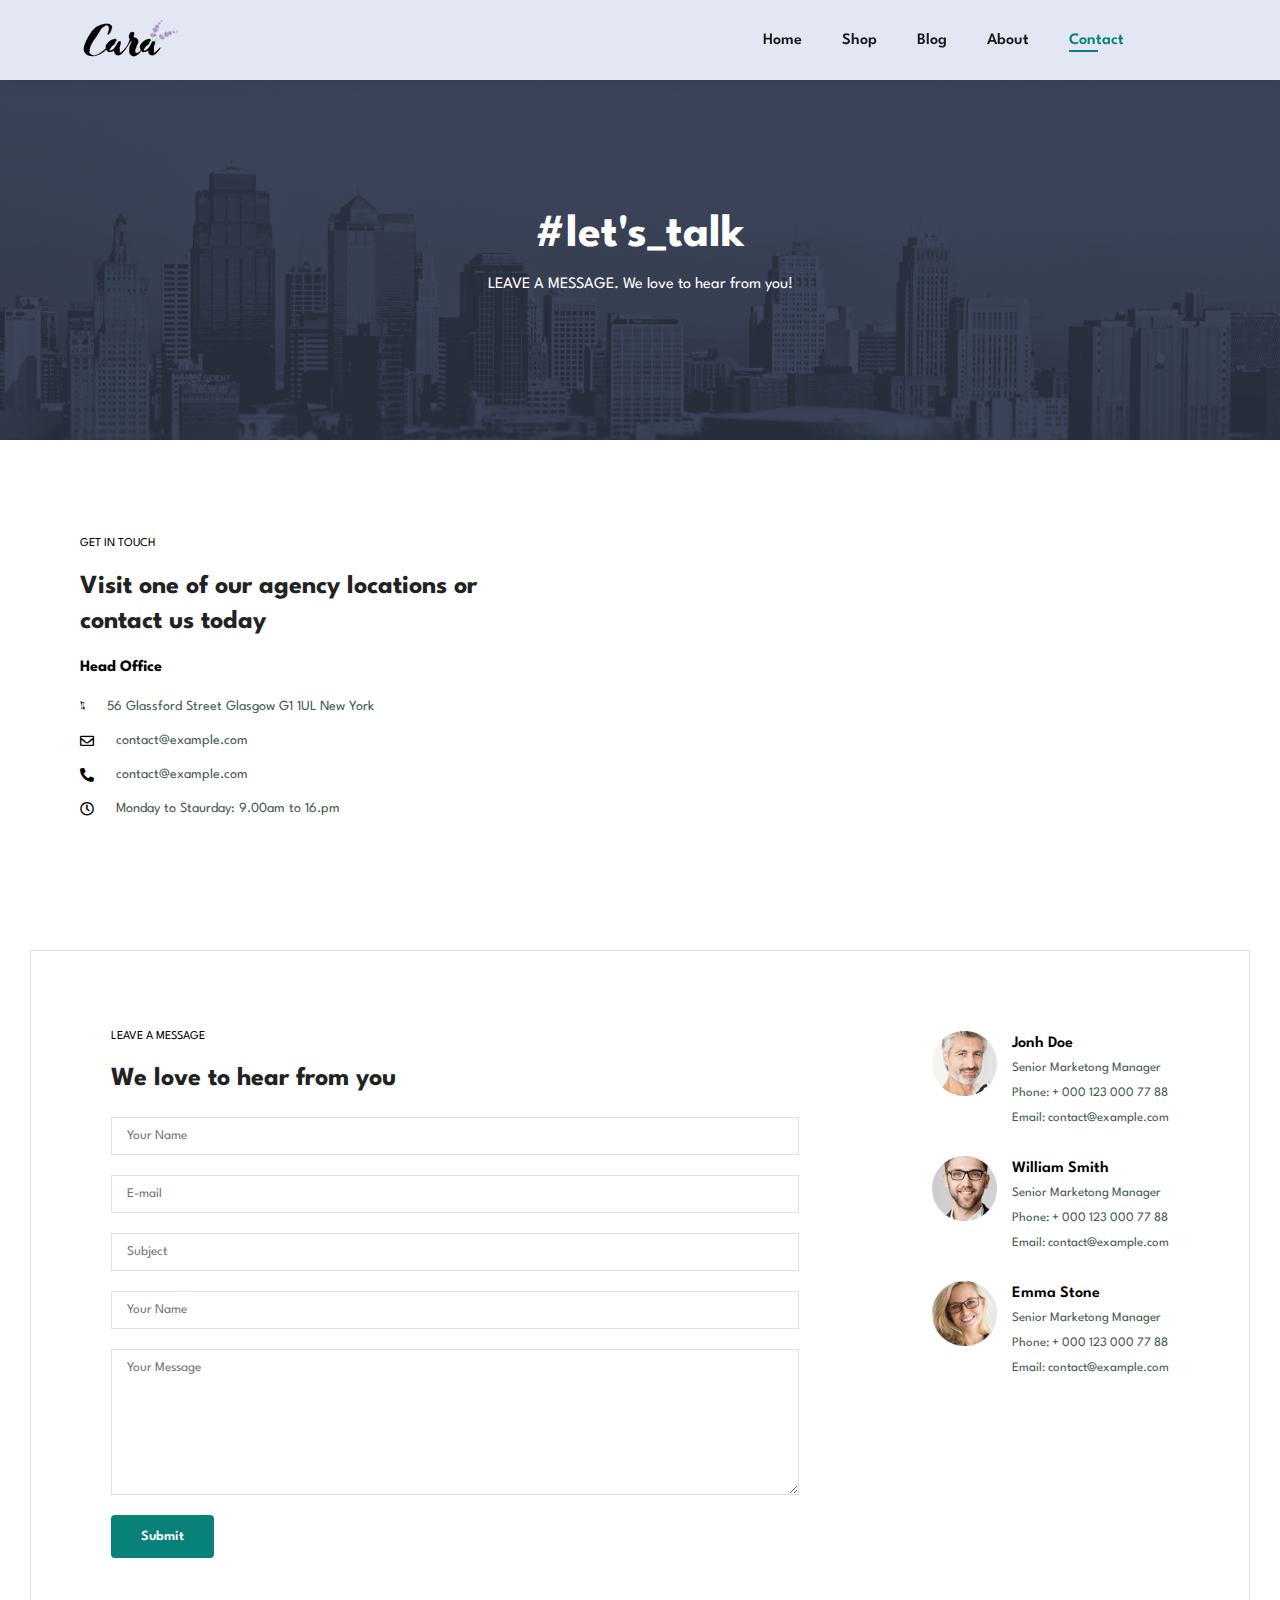
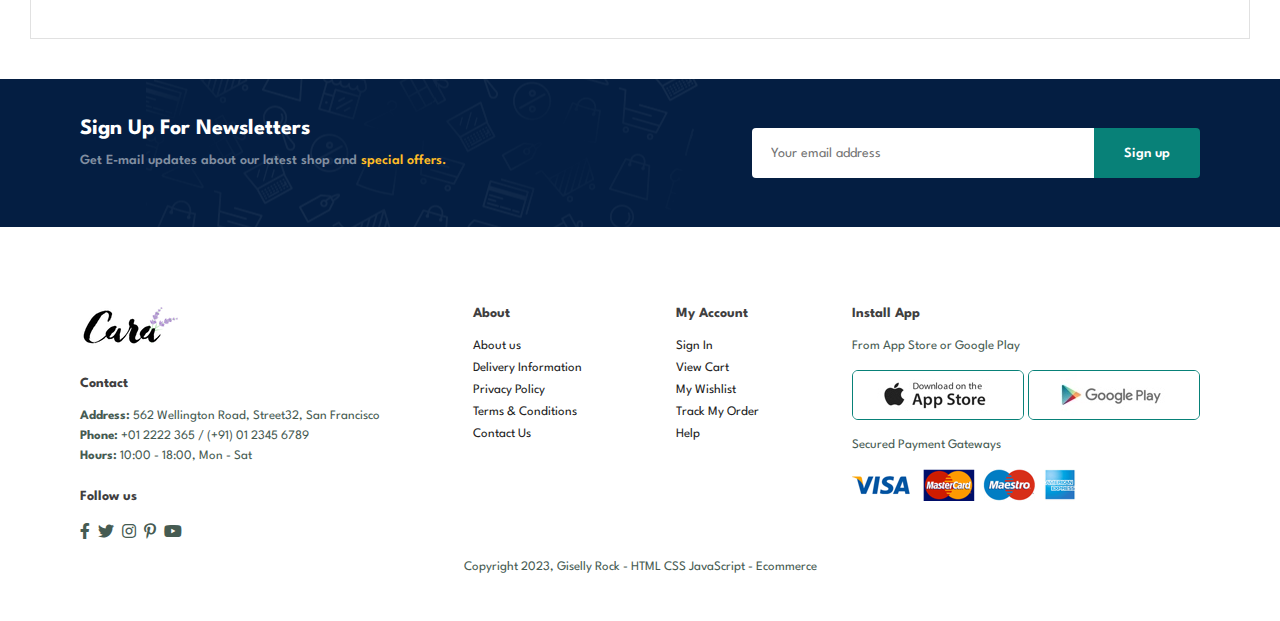
<file: contact.html>
<!DOCTYPE html>
<html lang="en">
<head>
    <meta charset="UTF-8">
    <meta http-equiv="X-UA-Compatible" content="IE=edge">
    <meta name="viewport" content="width=device-width, initial-scale=1.0">
    <link href="https://fonts.googleapis.com/css2?family=Caveat&display=swap" rel="stylesheet">
    <title>Cara</title>
    <link rel="stylesheet" href="https://pro.fontawesome.com/releases/v5.10.0/css/all.css"/>
    <link rel="stylesheet" href="./assets/style.css">
</head>

<body>

    <section id="header">
        <img class="logo" src="./assets/img/logo.png" alt="">
    
    <div>
        <ul id="navbar">
            <li><a href="index.html">Home</a></li>
            <li><a href="shop.html">Shop</a></li>
            <li><a href="blog.html">Blog</a></li>
            <li><a href="about.html">About</a></li>
            <li><a class="active" href="contact.html">Contact</a></li>
            <li id="lg-bag"><a href="cart.html"><i class="far fa-shopping-bag"></i></a></li>
            <a href="#" id="close"><i class="far fa-times"></i></a>
        </ul>
    </div>
    <div id="mobile">
        <a href="cart.html"><i class="far fa-shopping-bag"></i></a>
        <i id="bar" class="fas fa-outdent"></i>
    </div>
    </section>

    <section id="page-he" class="about-header">
    <h2>#let's_talk</h2>
    <p>LEAVE A MESSAGE. We love to hear from you!</p>
    </section>

    <section id="contact-details" class="section-p1">
        <div class="details">
            <span>GET IN TOUCH</span>
            <h2>Visit one of our agency locations or contact us today</h2>
            <h3>Head Office</h3>
            <div>
                <li>
                    <i class="fal fa-map"></i>
                    <p>56 Glassford Street Glasgow G1 1UL New York</p>
                </li>
                <li>
                    <i class="far fa-envelope"></i>
                    <p>contact@example.com</p>
                </li>
                <li>
                    <i class="fas fa-phone-alt"></i>
                    <p>contact@example.com</p>
                </li>
                <li>
                    <i class="far fa-clock"></i>
                    <p>Monday to Staurday: 9.00am to 16.pm</p>
                </li>
            </div>
        </div>

        <div class="map">
            <iframe src="https://www.google.com/maps/embed?pb=!1m18!1m12!1m3!1d2469.808802525452!2d-1.2565554846019864!3d51.75481970040399!2m3!1f0!2f0!3f0!3m2!1i1024!2i768!4f13.1!3m3!1m2!1s0x4876c6a9ef8c485b%3A0xd2ff1883a001afed!2sUniversidade%20Oxford!5e0!3m2!1spt-BR!2sbr!4v1676752070962!5m2!1spt-BR!2sbr" width="600" height="450" style="border:0;" allowfullscreen="" loading="lazy" referrerpolicy="no-referrer-when-downgrade"></iframe>
        </div>
    </section>


    <section id="form-details">
        <form action="">
            <span>LEAVE A MESSAGE</span>
            <h2>We love to hear from you</h2>
            <input type="tex" placeholder="Your Name">
            <input type="tex" placeholder="E-mail">
            <input type="tex" placeholder="Subject">
            <input type="tex" placeholder="Your Name">
            <textarea name="" id="" cols="30" rows="10" placeholder="Your Message"></textarea>
            <button class="normal">Submit</button>
        </form>

        <div class="people">
        <div>
            <img src="./assets/img/1.png" alt="">
            <p><span>Jonh Doe</span> Senior Marketong Manager <br> Phone: + 000 123 000 77 88 <br> Email: contact@example.com</p>
        </div>
        <div>
            <img src="./assets/img/2.png" alt="">
            <p><span>William Smith</span> Senior Marketong Manager <br> Phone: + 000 123 000 77 88 <br> Email: contact@example.com</p>
        </div>
        <div>
            <img src="./assets/img/3.png" alt="">
            <p><span>Emma Stone</span> Senior Marketong Manager <br> Phone: + 000 123 000 77 88 <br> Email: contact@example.com</p>
        </div>
        </div>
    </section>


    <section id="newsletter" class="section-p1 section-m1">
        <div class="newstext">
            <h4>Sign Up For Newsletters</h4>
            <p>
                Get E-mail updates about our latest shop and <span>special offers.</span>
            </p>
        </div>
        <div class="form">
            <input type="text" placeholder="Your email address">
            <button class="normal">Sign up</button>
        </div>
    </section>

    <footer class="section-p1">
        <div class="col">
            <img class="logo" src="./assets/img/logo.png" alt="">
            <h4>Contact</h4>
            <p><strong>Address:</strong> 562 Wellington Road, Street32, San Francisco</p>
            <p><strong>Phone:</strong> +01 2222 365 / (+91) 01 2345 6789</p>
            <p><strong>Hours:</strong> 10:00 - 18:00, Mon - Sat</p>
            <div class="follow">
                <h4>Follow us</h4>
                <div class="icon"> 
                    <i class="fab fa-facebook-f"></i>
                    <i class="fab fa-twitter"></i>
                    <i class="fab fa-instagram"></i>
                    <i class="fab fa-pinterest-p"></i>
                    <i class="fab fa-youtube"></i>
                </div>
            </div>
        </div>

        <div class="col">
            <h4>About</h4>
            <a href="#">About us</a>
            <a href="#">Delivery Information</a>
            <a href="#">Privacy Policy</a>
            <a href="#">Terms & Conditions</a>
            <a href="#">Contact Us</a>
        </div>

        <div class="col">
            <h4>My Account</h4>
            <a href="#">Sign In</a>
            <a href="#">View Cart</a>
            <a href="#">My Wishlist</a>
            <a href="#">Track My Order</a>
            <a href="#">Help</a>
        </div>

        <div class="col install">
            <h4>Install App</h4>
            <p>From App Store or Google Play</p>
            <div class="row">
                <img src="./assets/img/app.jpg" alt="">
                <img src="./assets/img/play.jpg" alt="">
            </div>
            <p>Secured Payment Gateways</p>
            <img src="./assets/img/pay.png" alt="">
        </div>

        <div class="copyright">
            <p>Copyright 2023, Giselly Rock - HTML CSS JavaScript - Ecommerce</p>
        </div>
    </footer>

    <script src="./assets/script.js"></script>
</body>
</html>
</file>
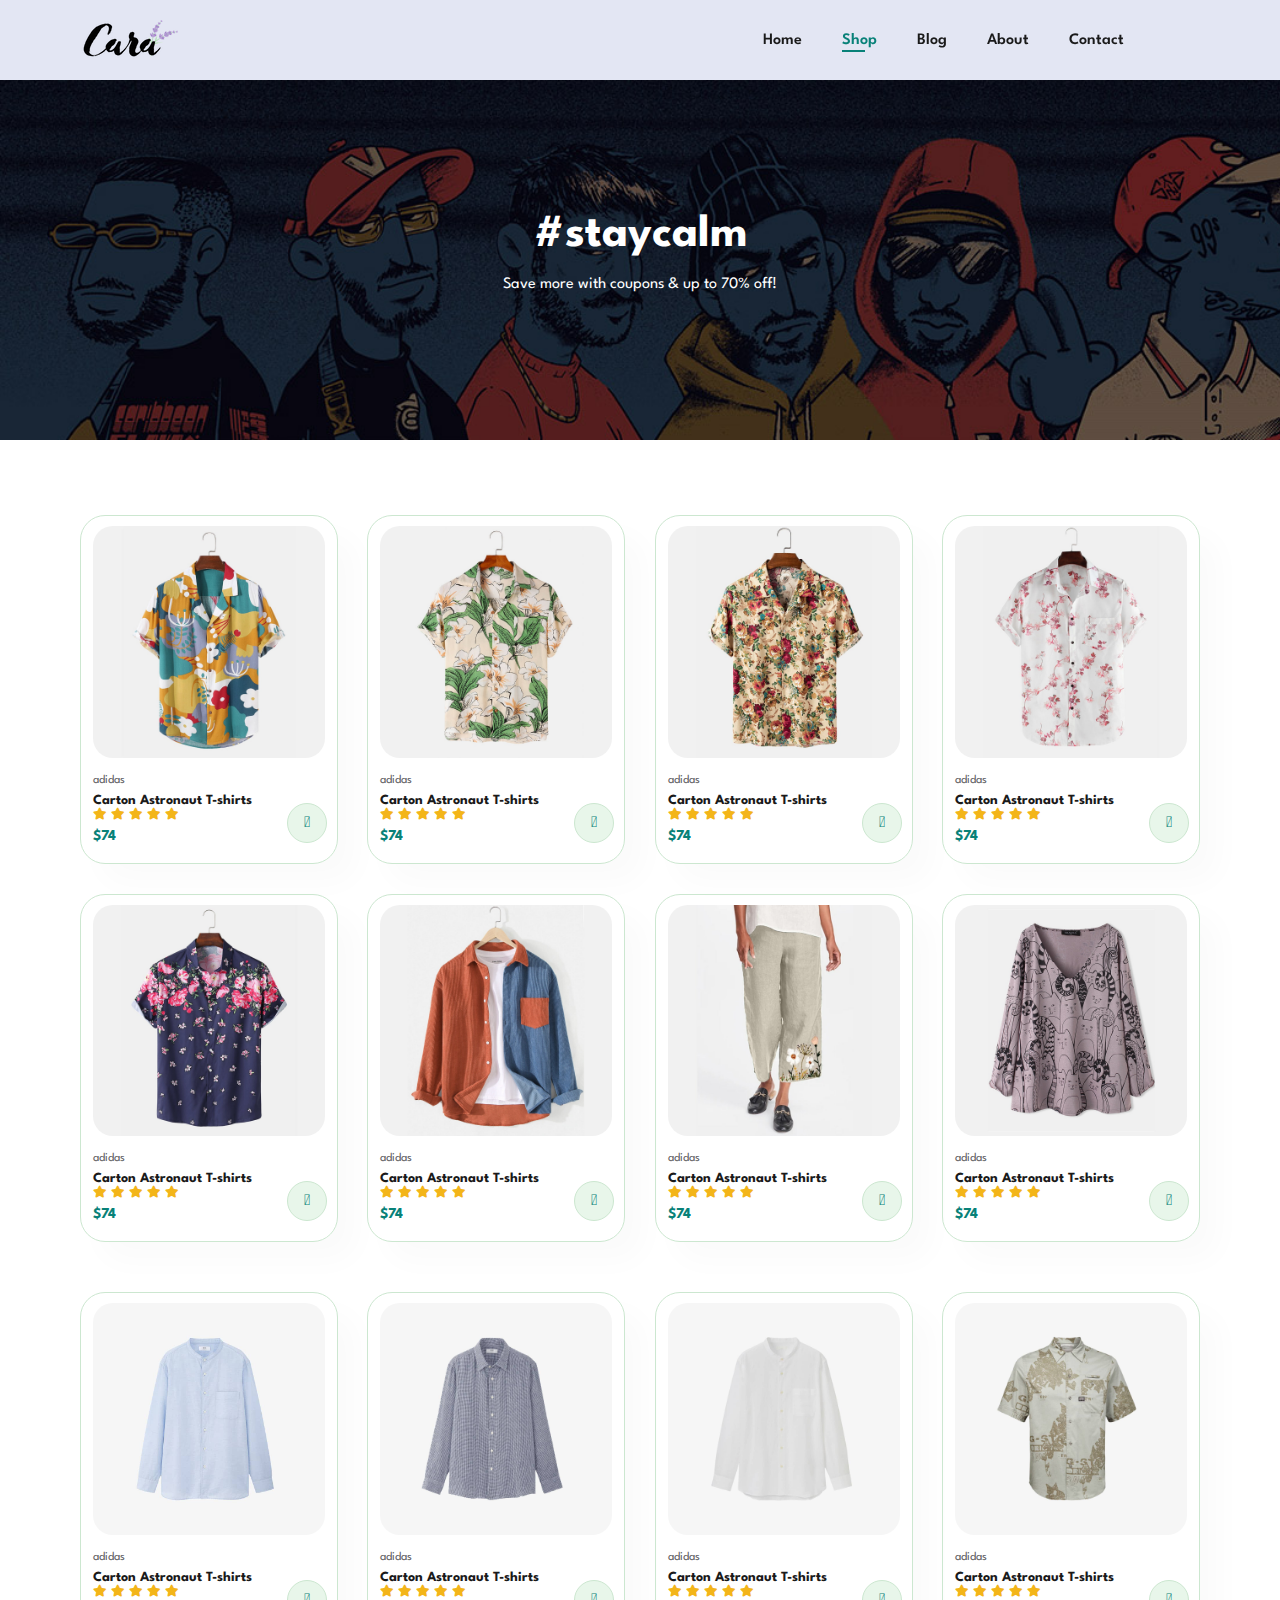
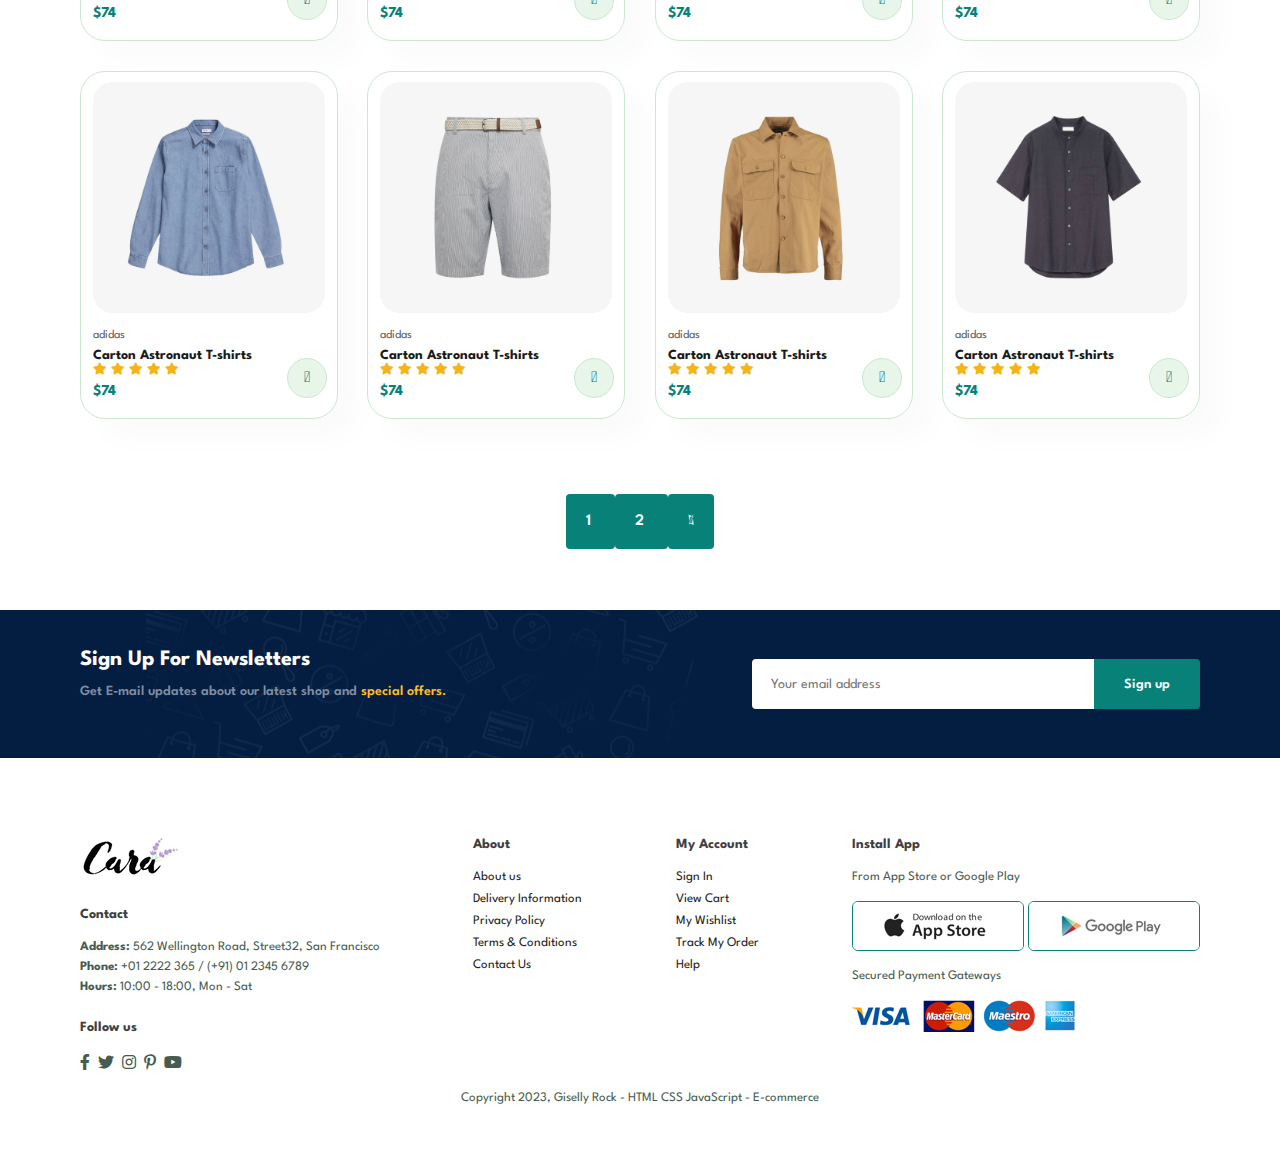
<file: shop.html>
<!DOCTYPE html>
<html lang="en">
<head>
    <meta charset="UTF-8">
    <meta http-equiv="X-UA-Compatible" content="IE=edge">
    <meta name="viewport" content="width=device-width, initial-scale=1.0">
    <link href="https://fonts.googleapis.com/css2?family=Caveat&display=swap" rel="stylesheet">
    <title>Cara</title>
    <link rel="stylesheet" href="https://pro.fontawesome.com/releases/v5.10.0/css/all.css"/>
    <link rel="stylesheet" href="./assets/style.css">
</head>
<body>
    <section id="header">
        <img class="logo" src="./assets/img/logo.png" alt="">
    

    <div>
        <ul id="navbar">
            <li><a href="index.html">Home</a></li>
            <li><a class="active" href="shop.html">Shop</a></li>
            <li><a href="blog.html">Blog</a></li>
            <li><a href="about.html">About</a></li>
            <li><a href="contact.html">Contact</a></li>
            <li id="lg-bag"><a href="cart.html"><i class="far fa-shopping-bag"></i></a></li>
            <a href="#" id="close"><i class="far fa-times"></i></a>
        </ul>
    </div>
    <div id="mobile">
        <a href="cart.html"><i class="far fa-shopping-bag"></i></a>
        <i id="bar" class="fas fa-outdent"></i>
    </div>
    </section>

    <section id="page-header">
    <h2>#staycalm</h2>
    <p>Save more with coupons & up to 70% off!</p>
    </section>
  
    <section id="product1" class="section-p1"> 
        <div class="pro-container">
            <div class="pro" onclick="window.location.href='sproduct.html';"">
                <img src="./assets/img/f1.jpg" alt="">
                <div class="des">
                    <span>adidas</span>
                    <h5>Carton Astronaut T-shirts</h5>
                    <div class="star">
                        <i class="fas fa-star"></i>
                        <i class="fas fa-star"></i>
                        <i class="fas fa-star"></i>
                        <i class="fas fa-star"></i>
                        <i class="fas fa-star"></i>
                    </div>
                    <h4>$74</h4>
                </div>
                <a href="#"><i class="fal fa-shopping-cart cart"></i></a>
            </div>

            <div class="pro">
                <img src="./assets/img/f2.jpg" alt="">
                <div class="des">
                    <span>adidas</span>
                    <h5>Carton Astronaut T-shirts</h5>
                    <div class="star">
                        <i class="fas fa-star"></i>
                        <i class="fas fa-star"></i>
                        <i class="fas fa-star"></i>
                        <i class="fas fa-star"></i>
                        <i class="fas fa-star"></i>
                    </div>
                    <h4>$74</h4>
                </div>
                <a href="#"><i class="fal fa-shopping-cart cart"></i></a>
            </div>

            <div class="pro">
                <img src="./assets/img/f3.jpg" alt="">
                <div class="des">
                    <span>adidas</span>
                    <h5>Carton Astronaut T-shirts</h5>
                    <div class="star">
                        <i class="fas fa-star"></i>
                        <i class="fas fa-star"></i>
                        <i class="fas fa-star"></i>
                        <i class="fas fa-star"></i>
                        <i class="fas fa-star"></i>
                    </div>
                    <h4>$74</h4>
                </div>
                <a href="#"><i class="fal fa-shopping-cart cart"></i></a>
            </div>

            <div class="pro">
                <img src="./assets/img/f4.jpg" alt="">
                <div class="des">
                    <span>adidas</span>
                    <h5>Carton Astronaut T-shirts</h5>
                    <div class="star">
                        <i class="fas fa-star"></i>
                        <i class="fas fa-star"></i>
                        <i class="fas fa-star"></i>
                        <i class="fas fa-star"></i>
                        <i class="fas fa-star"></i>
                    </div>
                    <h4>$74</h4>
                </div>
                <a href="#"><i class="fal fa-shopping-cart cart"></i></a>
            </div>

            <div class="pro">
                <img src="./assets/img/f5.jpg" alt="">
                <div class="des">
                    <span>adidas</span>
                    <h5>Carton Astronaut T-shirts</h5>
                    <div class="star">
                        <i class="fas fa-star"></i>
                        <i class="fas fa-star"></i>
                        <i class="fas fa-star"></i>
                        <i class="fas fa-star"></i>
                        <i class="fas fa-star"></i>
                    </div>
                    <h4>$74</h4>
                </div>
                <a href="#"><i class="fal fa-shopping-cart cart"></i></a>
            </div>

            <div class="pro">
                <img src="./assets/img/f6.jpg" alt="">
                <div class="des">
                    <span>adidas</span>
                    <h5>Carton Astronaut T-shirts</h5>
                    <div class="star">
                        <i class="fas fa-star"></i>
                        <i class="fas fa-star"></i>
                        <i class="fas fa-star"></i>
                        <i class="fas fa-star"></i>
                        <i class="fas fa-star"></i>
                    </div>
                    <h4>$74</h4>
                </div>
                <a href="#"><i class="fal fa-shopping-cart cart"></i></a>
            </div>

            <div class="pro">
                <img src="./assets/img/f7.jpg" alt="">
                <div class="des">
                    <span>adidas</span>
                    <h5>Carton Astronaut T-shirts</h5>
                    <div class="star">
                        <i class="fas fa-star"></i>
                        <i class="fas fa-star"></i>
                        <i class="fas fa-star"></i>
                        <i class="fas fa-star"></i>
                        <i class="fas fa-star"></i>
                    </div>
                    <h4>$74</h4>
                </div>
                <a href="#"><i class="fal fa-shopping-cart cart"></i></a>
            </div>

            <div class="pro">
                <img src="./assets/img/f8.jpg" alt="">
                <div class="des">
                    <span>adidas</span>
                    <h5>Carton Astronaut T-shirts</h5>
                    <div class="star">
                        <i class="fas fa-star"></i>
                        <i class="fas fa-star"></i>
                        <i class="fas fa-star"></i>
                        <i class="fas fa-star"></i>
                        <i class="fas fa-star"></i>
                    </div>
                    <h4>$74</h4>
                </div>
                <a href="#"><i class="fal fa-shopping-cart cart"></i></a>
            </div>
        <div class="pro-container">
            <div class="pro">
                <img src="./assets/img/n1.jpg" alt="">
                <div class="des">
                    <span>adidas</span>
                    <h5>Carton Astronaut T-shirts</h5>
                    <div class="star">
                        <i class="fas fa-star"></i>
                        <i class="fas fa-star"></i>
                        <i class="fas fa-star"></i>
                        <i class="fas fa-star"></i>
                        <i class="fas fa-star"></i>
                    </div>
                    <h4>$74</h4>
                </div>
                <a href="#"><i class="fal fa-shopping-cart cart"></i></a>
            </div>

            <div class="pro">
                <img src="./assets/img/n2.jpg" alt="">
                <div class="des">
                    <span>adidas</span>
                    <h5>Carton Astronaut T-shirts</h5>
                    <div class="star">
                        <i class="fas fa-star"></i>
                        <i class="fas fa-star"></i>
                        <i class="fas fa-star"></i>
                        <i class="fas fa-star"></i>
                        <i class="fas fa-star"></i>
                    </div>
                    <h4>$74</h4>
                </div>
                <a href="#"><i class="fal fa-shopping-cart cart"></i></a>
            </div>

            <div class="pro">
                <img src="./assets/img/n3.jpg" alt="">
                <div class="des">
                    <span>adidas</span>
                    <h5>Carton Astronaut T-shirts</h5>
                    <div class="star">
                        <i class="fas fa-star"></i>
                        <i class="fas fa-star"></i>
                        <i class="fas fa-star"></i>
                        <i class="fas fa-star"></i>
                        <i class="fas fa-star"></i>
                    </div>
                    <h4>$74</h4>
                </div>
                <a href="#"><i class="fal fa-shopping-cart cart"></i></a>
            </div>

            <div class="pro">
                <img src="./assets/img/n4.jpg" alt="">
                <div class="des">
                    <span>adidas</span>
                    <h5>Carton Astronaut T-shirts</h5>
                    <div class="star">
                        <i class="fas fa-star"></i>
                        <i class="fas fa-star"></i>
                        <i class="fas fa-star"></i>
                        <i class="fas fa-star"></i>
                        <i class="fas fa-star"></i>
                    </div>
                    <h4>$74</h4>
                </div>
                <a href="#"><i class="fal fa-shopping-cart cart"></i></a>
            </div>

            <div class="pro">
                <img src="./assets/img/n5.jpg" alt="">
                <div class="des">
                    <span>adidas</span>
                    <h5>Carton Astronaut T-shirts</h5>
                    <div class="star">
                        <i class="fas fa-star"></i>
                        <i class="fas fa-star"></i>
                        <i class="fas fa-star"></i>
                        <i class="fas fa-star"></i>
                        <i class="fas fa-star"></i>
                    </div>
                    <h4>$74</h4>
                </div>
                <a href="#"><i class="fal fa-shopping-cart cart"></i></a>
            </div>

            <div class="pro">
                <img src="./assets/img/n6.jpg" alt="">
                <div class="des">
                    <span>adidas</span>
                    <h5>Carton Astronaut T-shirts</h5>
                    <div class="star">
                        <i class="fas fa-star"></i>
                        <i class="fas fa-star"></i>
                        <i class="fas fa-star"></i>
                        <i class="fas fa-star"></i>
                        <i class="fas fa-star"></i>
                    </div>
                    <h4>$74</h4>
                </div>
                <a href="#"><i class="fal fa-shopping-cart cart"></i></a>
            </div>

            <div class="pro">
                <img src="./assets/img/n7.jpg" alt="">
                <div class="des">
                    <span>adidas</span>
                    <h5>Carton Astronaut T-shirts</h5>
                    <div class="star">
                        <i class="fas fa-star"></i>
                        <i class="fas fa-star"></i>
                        <i class="fas fa-star"></i>
                        <i class="fas fa-star"></i>
                        <i class="fas fa-star"></i>
                    </div>
                    <h4>$74</h4>
                </div>
                <a href="#"><i class="fal fa-shopping-cart cart"></i></a>
            </div>

            <div class="pro">
                <img src="./assets/img/n8.jpg" alt="">
                <div class="des">
                    <span>adidas</span>
                    <h5>Carton Astronaut T-shirts</h5>
                    <div class="star">
                        <i class="fas fa-star"></i>
                        <i class="fas fa-star"></i>
                        <i class="fas fa-star"></i>
                        <i class="fas fa-star"></i>
                        <i class="fas fa-star"></i>
                    </div>
                    <h4>$74</h4>
                </div>
                <a href="#"><i class="fal fa-shopping-cart cart"></i></a>
            </div>
        </div>
    </section>

    <section id="pagination" class="section-p1">
        <a href="#"> 1 </a>
        <a href="#"> 2 </a>
        <a href="#"><i class="fal fa-long-arrow-alt-right"></i></a>
    </section>

    <section id="newsletter" class="section-p1 section-m1">
        <div class="newstext">
            <h4>Sign Up For Newsletters</h4>
            <p>
                Get E-mail updates about our latest shop and <span>special offers.</span>
            </p>
        </div>
        <div class="form">
            <input type="text" placeholder="Your email address">
            <button class="normal">Sign up</button>
        </div>
    </section>
    
    <footer class="section-p1">
        <div class="col">
            <img class="logo" src="./assets/img/logo.png" alt="">
            <h4>Contact</h4>
            <p><strong>Address:</strong> 562 Wellington Road, Street32, San Francisco</p>
            <p><strong>Phone:</strong> +01 2222 365 / (+91) 01 2345 6789</p>
            <p><strong>Hours:</strong> 10:00 - 18:00, Mon - Sat</p>
            <div class="follow">
                <h4>Follow us</h4>
                <div class="icon"> 
                    <i class="fab fa-facebook-f"></i>
                    <i class="fab fa-twitter"></i>
                    <i class="fab fa-instagram"></i>
                    <i class="fab fa-pinterest-p"></i>
                    <i class="fab fa-youtube"></i>
                </div>
            </div>
        </div>

        <div class="col">
            <h4>About</h4>
            <a href="#">About us</a>
            <a href="#">Delivery Information</a>
            <a href="#">Privacy Policy</a>
            <a href="#">Terms & Conditions</a>
            <a href="#">Contact Us</a>
        </div>

        <div class="col">
            <h4>My Account</h4>
            <a href="#">Sign In</a>
            <a href="#">View Cart</a>
            <a href="#">My Wishlist</a>
            <a href="#">Track My Order</a>
            <a href="#">Help</a>
        </div>

        <div class="col install">
            <h4>Install App</h4>
            <p>From App Store or Google Play</p>
            <div class="row">
                <img src="./assets/img/app.jpg" alt="">
                <img src="./assets/img/play.jpg" alt="">
            </div>
            <p>Secured Payment Gateways</p>
            <img src="./assets/img/pay.png" alt="">
        </div>

        <div class="copyright">
            <p>Copyright 2023, Giselly Rock - HTML CSS JavaScript - E-commerce</p>
        </div>
    </footer>

    <script src="./assets/script.js"></script>
</body>
</html>
</file>
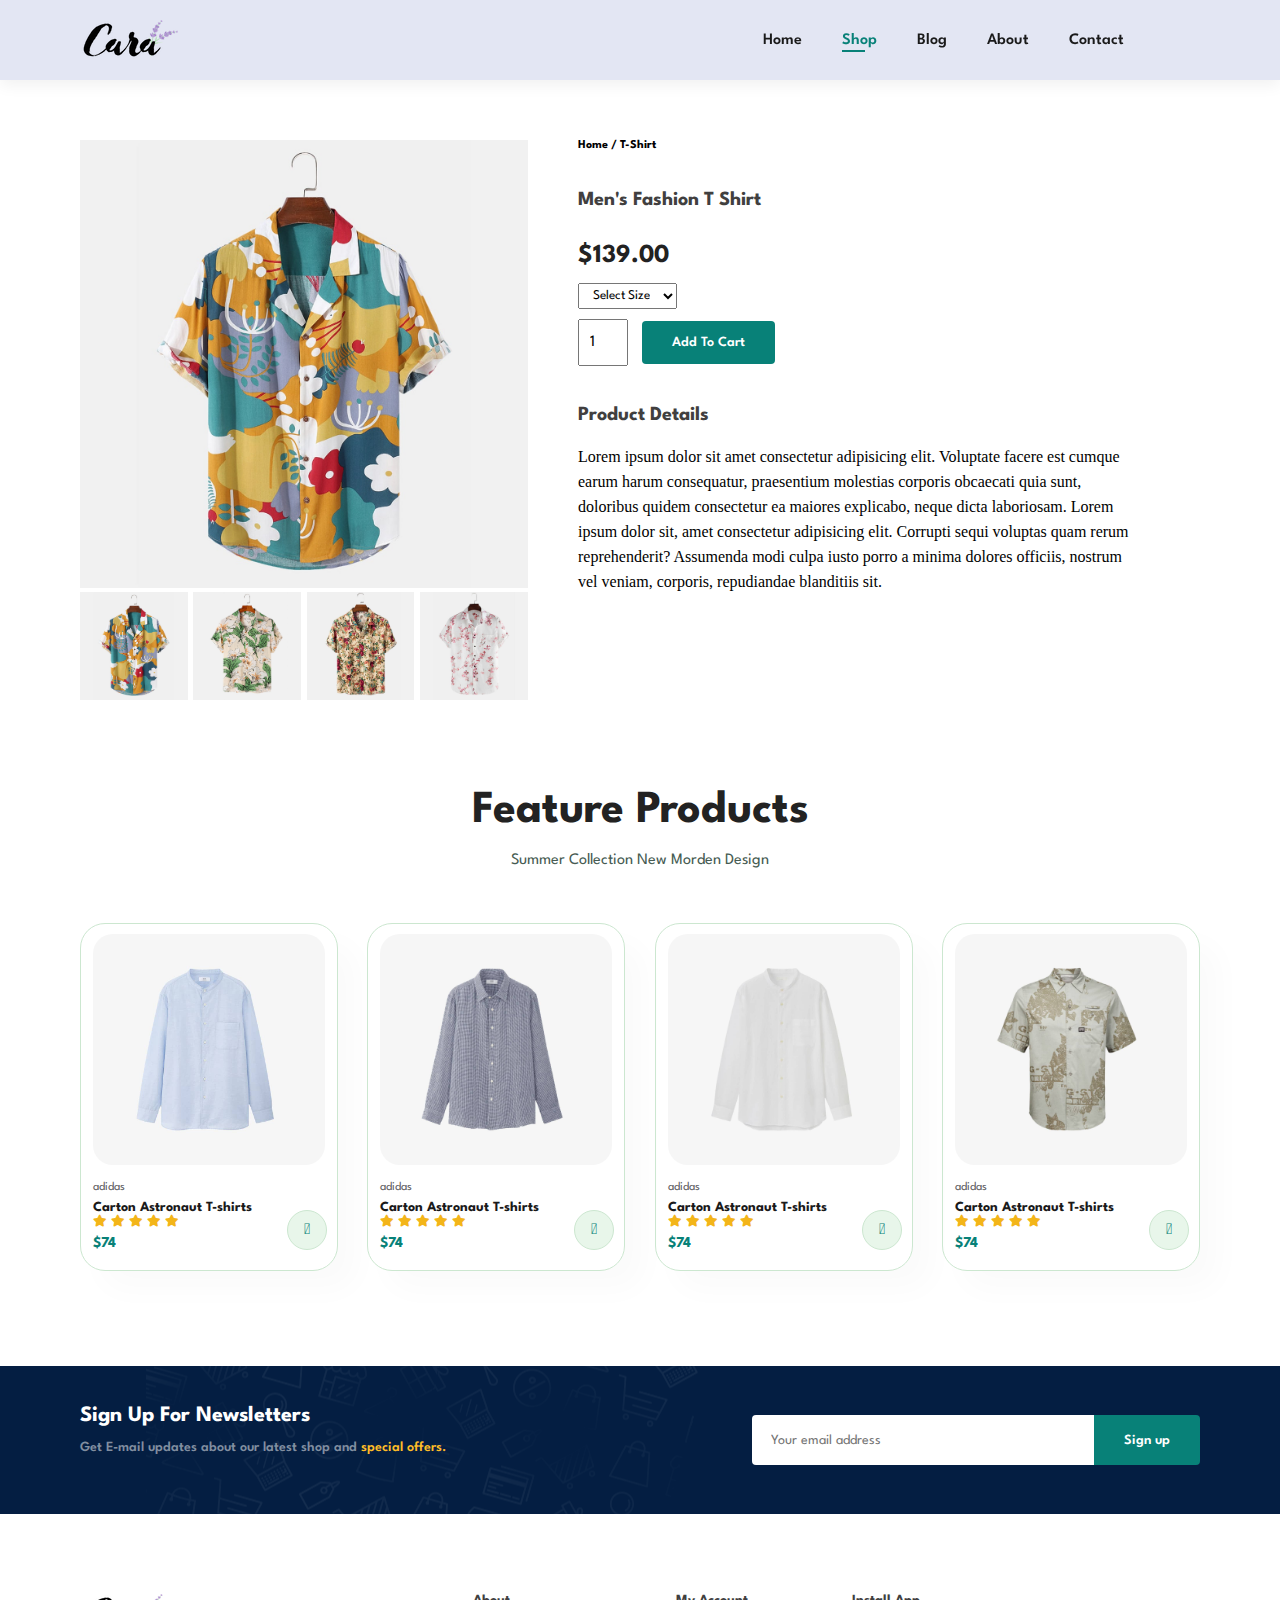
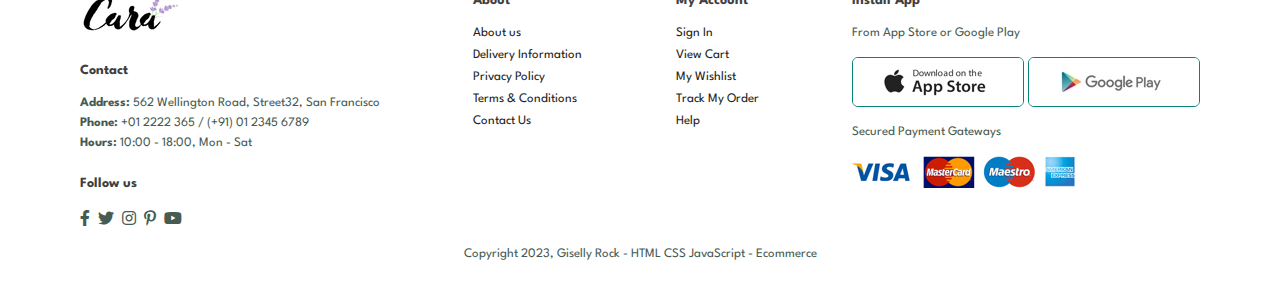
<file: sproduct.html>
<!DOCTYPE html>
<html lang="en">

<head>
    <meta charset="UTF-8">
    <meta http-equiv="X-UA-Compatible" content="IE=edge">
    <meta name="viewport" content="width=device-width, initial-scale=1.0">
    <link href="https://fonts.googleapis.com/css2?family=Caveat&display=swap" rel="stylesheet">
    <title>Cara</title>
    <link rel="stylesheet" href="https://pro.fontawesome.com/releases/v5.10.0/css/all.css" />
    <link rel="stylesheet" href="./assets/style.css">
</head>

<body>
    <section id="header">
        <img class="logo" src="./assets/img/logo.png" alt="">


        <div>
            <ul id="navbar">
                <li><a href="index.html">Home</a></li>
                <li><a class="active" href="shop.html">Shop</a></li>
                <li><a href="blog.html">Blog</a></li>
                <li><a href="about.html">About</a></li>
                <li><a href="contact.html">Contact</a></li>
                <li id="lg-bag"><a href="cart.html"><i class="far fa-shopping-bag"></i></a></li>
                <a href="#" id="close"><i class="far fa-times"></i></a>
            </ul>
        </div>
        <div id="mobile">
            <a href="cart.html"><i class="far fa-shopping-bag"></i></a>
            <i id="bar" class="fas fa-outdent"></i>
        </div>
    </section>

    <section id="prodetails" class="section-p1">
        <div class="single-pro-image">
            <img src="./assets/img/f1.jpg" width="100%" id="MainImg" alt="">

            <div class="small-img-group">
                <div class="small-img-col">
                    <img src="./assets/img/f1.jpg" width="100%" class="small-img" alt="">
                </div>
                <div class="small-img-col">
                    <img src="./assets/img/f2.jpg" width="100%" class="small-img" alt="">
                </div>
                <div class="small-img-col">
                    <img src="./assets/img/f3.jpg" width="100%" class="small-img" alt="">
                </div>
                <div class="small-img-col">
                    <img src="./assets/img/f4.jpg" width="100%" class="small-img" alt="">
                </div>
            </div>
        </div>

        <div class="single-pro-details">
            <h6>Home / T-Shirt</h6>
            <h4>Men's Fashion T Shirt</h4>
            <h2>$139.00</h2>
            <select>
                <option>Select Size</option>
                <option>XL</option>
                <option>XXL</option>
                <option>Small</option>
                <option>Large</option>
            </select>
            <input type="number" value="1">
            <button class="normal">Add To Cart</button>
            <h4>Product Details</h4>
            <span>Lorem ipsum dolor sit amet consectetur adipisicing elit. Voluptate facere est cumque earum harum
                consequatur, praesentium molestias corporis obcaecati quia sunt, doloribus quidem consectetur ea maiores
                explicabo, neque dicta laboriosam. Lorem ipsum dolor sit, amet consectetur adipisicing elit. Corrupti
                sequi voluptas quam rerum reprehenderit? Assumenda modi culpa iusto porro a minima dolores officiis,
                nostrum vel veniam, corporis, repudiandae blanditiis sit.</span>
        </div>
    </section>

    <section id="product1" class="section-p1">
        <h2>Feature Products</h2>
        <p> Summer Collection New Morden Design</p>
        <div class="pro-container">
            <div class="pro">
                <img src="./assets/img/n1.jpg" alt="">
                <div class="des">
                    <span>adidas</span>
                    <h5>Carton Astronaut T-shirts</h5>
                    <div class="star">
                        <i class="fas fa-star"></i>
                        <i class="fas fa-star"></i>
                        <i class="fas fa-star"></i>
                        <i class="fas fa-star"></i>
                        <i class="fas fa-star"></i>
                    </div>
                    <h4>$74</h4>
                </div>
                <a href="#"><i class="fal fa-shopping-cart cart"></i></a>
            </div>

            <div class="pro">
                <img src="./assets/img/n2.jpg" alt="">
                <div class="des">
                    <span>adidas</span>
                    <h5>Carton Astronaut T-shirts</h5>
                    <div class="star">
                        <i class="fas fa-star"></i>
                        <i class="fas fa-star"></i>
                        <i class="fas fa-star"></i>
                        <i class="fas fa-star"></i>
                        <i class="fas fa-star"></i>
                    </div>
                    <h4>$74</h4>
                </div>
                <a href="#"><i class="fal fa-shopping-cart cart"></i></a>
            </div>

            <div class="pro">
                <img src="./assets/img/n3.jpg" alt="">
                <div class="des">
                    <span>adidas</span>
                    <h5>Carton Astronaut T-shirts</h5>
                    <div class="star">
                        <i class="fas fa-star"></i>
                        <i class="fas fa-star"></i>
                        <i class="fas fa-star"></i>
                        <i class="fas fa-star"></i>
                        <i class="fas fa-star"></i>
                    </div>
                    <h4>$74</h4>
                </div>
                <a href="#"><i class="fal fa-shopping-cart cart"></i></a>
            </div>

            <div class="pro">
                <img src="./assets/img/n4.jpg" alt="">
                <div class="des">
                    <span>adidas</span>
                    <h5>Carton Astronaut T-shirts</h5>
                    <div class="star">
                        <i class="fas fa-star"></i>
                        <i class="fas fa-star"></i>
                        <i class="fas fa-star"></i>
                        <i class="fas fa-star"></i>
                        <i class="fas fa-star"></i>
                    </div>
                    <h4>$74</h4>
                </div>
                <a href="#"><i class="fal fa-shopping-cart cart"></i></a>
            </div>
        </div>
    </section>

    <section id="newsletter" class="section-p1 section-m1">
        <div class="newstext">
            <h4>Sign Up For Newsletters</h4>
            <p>
                Get E-mail updates about our latest shop and <span>special offers.</span>
            </p>
        </div>
        <div class="form">
            <input type="text" placeholder="Your email address">
            <button class="normal">Sign up</button>
        </div>
    </section>

    <footer class="section-p1">
        <div class="col">
            <img class="logo" src="./assets/img/logo.png" alt="">
            <h4>Contact</h4>
            <p><strong>Address:</strong> 562 Wellington Road, Street32, San Francisco</p>
            <p><strong>Phone:</strong> +01 2222 365 / (+91) 01 2345 6789</p>
            <p><strong>Hours:</strong> 10:00 - 18:00, Mon - Sat</p>
            <div class="follow">
                <h4>Follow us</h4>
                <div class="icon">
                    <i class="fab fa-facebook-f"></i>
                    <i class="fab fa-twitter"></i>
                    <i class="fab fa-instagram"></i>
                    <i class="fab fa-pinterest-p"></i>
                    <i class="fab fa-youtube"></i>
                </div>
            </div>
        </div>

        <div class="col">
            <h4>About</h4>
            <a href="#">About us</a>
            <a href="#">Delivery Information</a>
            <a href="#">Privacy Policy</a>
            <a href="#">Terms & Conditions</a>
            <a href="#">Contact Us</a>
        </div>

        <div class="col">
            <h4>My Account</h4>
            <a href="#">Sign In</a>
            <a href="#">View Cart</a>
            <a href="#">My Wishlist</a>
            <a href="#">Track My Order</a>
            <a href="#">Help</a>
        </div>

        <div class="col install">
            <h4>Install App</h4>
            <p>From App Store or Google Play</p>
            <div class="row">
                <img src="./assets/img/app.jpg" alt="">
                <img src="./assets/img/play.jpg" alt="">
            </div>
            <p>Secured Payment Gateways</p>
            <img src="./assets/img/pay.png" alt="">
        </div>

        <div class="copyright">
            <p>Copyright 2023, Giselly Rock - HTML CSS JavaScript - Ecommerce</p>
        </div>
    </footer>

    <script>
        var MainImg = document.getElementById("MainImg");
        var smallimg = document.getElementsByClassName("small-img");

        smallimg[0].onclick = function () {
            MainImg.src = smallimg[0].src;
        }
        smallimg[1].onclick = function () {
            MainImg.src = smallimg[1].src;
        }
        smallimg[2].onclick = function () {
            MainImg.src = smallimg[2].src;
        }
        smallimg[3].onclick = function () {
            MainImg.src = smallimg[3].src;
        }
    </script>
    <script src="./assets/script.js"></script>
</body>

</html>
</file>
<file: assets/style.css>
@import url("https://fonts.googleapis.com/css2?family=Spartan:wght@100;200;300;400;500;600;700;800;900&display=swap");

* {
  margin: 0;
  padding: 0;
  box-sizing: border-box;
  font-family: "Spartan", sans-serif;
}

h1 {
  font-size: 50px;
  line-height: 64px;
  color: #222;
}

.logo {
  font-family: "caveat";
  font-size: 50px;
  color: #1c1a4d;
}

h2 {
  font-size: 46px;
  line-height: 54px;
  color: #222;
}

h4 {
  font-size: 20px;
  color: rgb(65, 63, 63);
}

h6 {
  font-weight: 700;
  font-size: 12px;
}

p {
  font-size: 16px;
  color: #465b52;
  margin: 15px 0 20px 0;
}

.section-p1 {
  padding: 40px 80px;
}

.section-m1 {
  margin: 40px 0;
}

button.normal {
  font-size: 14px;
  font-weight: 600;
  padding: 15px 30px;
  color: #000;
  background-color: #fff;
  border-radius: 4px;
  cursor: pointer;
  border: none;
  outline: none;
  transition: 0.2s;
}

button.white {
  font-size: 13px;
  font-weight: 600;
  padding: 11px 18px;
  color: #fff;
  background-color: transparent;
  cursor: pointer;
  border: 1px solid #fff;
  outline: none;
  transition: 0.2s;
}

body {
  width: 100%;
}

/* Header Start */

#header {
  display: flex;
  align-items: center;
  justify-content: space-between;
  padding: 20px 80px;
  background: #e3e6f3;
  box-shadow: 0 5px 15px rgba(0, 0, 0, 0.06);
  font-family: "Spartan", sans-serif;
  z-index: 999;
  position: sticky;
  top: 0;
  left: 0;
}

#navbar {
  display: flex;
  align-items: center;
  justify-content: center;
}

#navbar li {
  list-style: none;
  padding: 0 20px;
  position: relative;
}

#navbar li a {
  text-decoration: none;
  font-size: 16px;
  font-weight: 600;
  color: #1a1a1a;
  transition: 0.3s ease;
}

#navbar li a:hover,
#navbar li a.active {
  color: #088178;
}

#navbar li a.active::after,
#navbar li a:hover::after {
  content: "";
  width: 30%;
  height: 2px;
  background-color: #088178;
  position: absolute;
  bottom: -4px;
  left: 20px;
}

#mobile {
  display: none;
  align-items: center;
}

#close {
  display: none;
}

/* Home Page */
#hero {
  background-image: url("./img/hero4.png");
  height: 90vh;
  width: 100%;
  background-size: cover;
  background-position: top 25% right 0;
  padding: 0 80px;
  display: flex;
  flex-direction: column;
  align-items: flex-start;
  justify-content: center;
}

#hero h4 {
  padding-bottom: 15px;
}

#hero h1 {
  color: #088178;
}

#hero button {
  background-image: url("./img/button.png");
  background-color: transparent;
  color: #088178;
  border: 0;
  padding: 14px 80px 14px 65px;
  background-repeat: no-repeat;
  cursor: pointer;
  font-weight: 700;
  font-size: 15px;
}

#feature {
  display: flex;
  align-items: center;
  justify-content: space-between;
  flex-wrap: wrap;
}

#feature .fe-box {
  width: 180px;
  text-align: center;
  padding: 25px 15px;
  box-shadow: 20px 20px 34px rgba(0, 0, 0, 0.03);
  border: 1px solid#cce7d0;
  border-radius: 4px;
  margin: 15px 0;
}

#feature .fe-box:hover {
  box-shadow: 10px 10px 54px rgba(70, 62, 221, 0.01);
}

#feature .fe-box img {
  width: 100%;
  margin-bottom: 10px;
}

#feature .fe-box h6 {
  display: inline-block;
  padding: 9px 8px 6px 8px;
  line-height: 1;
  border-radius: 4px;
  color: #088178;
  background-color: #fddde4;
}

#feature .fe-box:nth-child(2) h6 {
  background-color: #cdebbc;
}

#feature .fe-box:nth-child(3) h6 {
  background-color: #d1e8f2;
}

#feature .fe-box:nth-child(4) h6 {
  background-color: #cdd4f8;
}

#feature .fe-box:nth-child(5) h6 {
  background-color: #f6dbf6;
}

#feature .fe-box:nth-child(6) h6 {
  background-color: #fff2e5;
}

#product1 {
  text-align: center;
}

#product1 .pro-container {
  display: flex;
  justify-content: space-between;
  padding-top: 20px;
  flex-wrap: wrap;
}

#product1 .pro {
  width: 23%;
  min-width: 250px;
  padding: 10px 12px;
  border: 1px solid #cce7d0;
  border-radius: 25px;
  cursor: pointer;
  box-shadow: 20px 20px 30px rgba(0, 0, 0, 0.02);
  margin: 15px 0;
  transition: 0.2s ease;
  position: relative;
}

#product1 .pro:hover {
  box-shadow: 20px 20px 30px rgba(0, 0, 0, 0.06);
}

#product1 .pro img {
  width: 100%;
  border-radius: 20px;
}

#product1 .pro .des {
  text-align: start;
  padding: 10px 0;
}

#product1 .pro .des span {
  color: #606063;
  font-size: 12px;
}

#product1 .pro .des h5 {
  padding-top: 7px;
  color: #1a1a1a;
  font-size: 14px;
}

#product1 .pro .des i {
  font-size: 12px;
  color: rgb(243, 181, 25);
}

#product1 .pro .des h4 {
  padding-top: 7px;
  font-size: 15px;
  font-weight: 700;
  color: #088178;
}

#product1 .pro .cart {
  width: 40px;
  height: 40px;
  line-height: 40px;
  border-radius: 50px;
  background-color: #e8f6ea;
  font-weight: 500;
  color: #088178;
  border: 1px solid #cce7d0;
  position: absolute;
  bottom: 20px;
  right: 10px;
}

#banner {
  display: flex;
  flex-direction: column;
  justify-content: center;
  align-items: center;
  text-align: center;
  background-image: url("img/b2.jpg");
  width: 100%;
  height: 40vh;
  background-size: cover;
  background-position: center;
}

#baner h4 {
  color: #fff;
  font-size: 16px;
}

#banner h2 {
  color: #fff;
  font-size: 30px;
  padding: 10px 0;
}

#banner h2 span {
  color: #ef3636;
}

#banner button:hover {
  background: #088178;
  color: #fff;
}

#sm-banner {
  display: flex;
  justify-content: space-between;
  flex-wrap: wrap;
}

#sm-banner .banner-box {
  display: flex;
  flex-direction: column;
  justify-content: center;
  align-items: flex-start;
  background-image: url("img/b17.jpg");
  width: 580px;
  height: 50vh;
  background-size: cover;
  background-position: center;
  padding: 30px;
}

#sm-banner .banner-box2 {
  background-image: url("img/b10.jpg");
}

#sm-banner h4 {
  color: white;
  font-size: 20px;
  font-weight: 300;
}

#sm-banner h2 {
  color: white;
  font-size: 28px;
  font-weight: 800;
}

#sm-banner span {
  color: white;
  font-size: 14px;
  font-weight: 500;
  padding-bottom: 15px;
}

#sm-banner .banner-box:hover button {
  background: #088178;
  border: 1px solid #088178;
}

#banner3 {
  display: flex;
  justify-content: space-between;
  flex-wrap: wrap;
  padding: 0 80px;
}

#banner3 .banner-box {
  display: flex;
  flex-direction: column;
  justify-content: center;
  align-items: flex-start;
  background-image: url("img/b7.jpg");
  width: 30%;
  height: 30vh;
  background-size: cover;
  background-position: center;
  padding: 20px;
  margin-bottom: 20px;
}

#banner3 .banner-box2 {
  background-image: url("img/b4.jpg");
}

#banner3 .banner-box3 {
  background-image: url("img/b18.jpg");
}

#banner3 h2 {
  color: #fff;
  font-weight: 900;
  font-size: 22px;
}

#banner3 h3 {
  color: #ec544e;
  font-weight: 800;
  font-size: 15px;
}

#newsletter {
  display: flex;
  justify-content: space-between;
  flex-wrap: wrap;
  align-items: center;
  background-image: url("img/b14.png");
  background-repeat: no-repeat;
  background-position: 20% 30%;
  background-color: #041e42;
}

#newsletter h4 {
  font-size: 22px;
  font-weight: 700;
  color: #fff;
}

#newsletter p {
  font-size: 14px;
  font-weight: 600;
  color: #818ea0;
}

#newsletter p span {
  color: #ffbd27;
}

#newsletter .form {
  display: flex;
  width: 40%;
}

#newsletter input {
  height: 3.125rem;
  padding: 0 1.25em;
  font-size: 14px;
  width: 100%;
  border: 1px solid transparent;
  border-radius: 4px;
  outline: none;
  border-top-right-radius: 0;
  border-bottom-right-radius: 0;
}

#newsletter button {
  background-color: #088178;
  color: #fff;
  white-space: nowrap;
  border-top-left-radius: 0;
  border-bottom-left-radius: 0;
}

footer {
  display: flex;
  flex-wrap: wrap;
  justify-content: space-between;
}

footer .col {
  display: flex;
  flex-direction: column;
  align-items: flex-start;
  margin-bottom: 20px;
}

footer .logo {
  margin-bottom: 30px;
}

footer h4 {
  font-size: 14px;
  padding-bottom: 20px;
}

footer p {
  font-size: 13px;
  margin: 0 0 8px 0;
}

footer a {
  font-size: 13px;
  text-decoration: none;
  color: #222;
  margin-bottom: 10px;
}

footer .follow {
  margin-top: 20px;
}

footer .follow i {
  color: #465b52;
  padding-right: 4px;
  cursor: pointer;
}

footer .install .row img {
  border: 1px solid #088178;
  border-radius: 6px;
}

footer .install img {
  margin: 10px 0 15px 0;
}

footer .follow i:hover,
footer a:hover {
  color: #088178;
}

footer .copyright {
  width: 100%;
  text-align: center;
}

/* Shop Page */

#page-header {
  background-image: url("./img/b1.jpg");
  width: 100%;
  height: 40vh;
  background-size: cover;
  display: flex;
  justify-content: center;
  text-align: center;
  flex-direction: column;
  padding: 14px;
}

#page-he h2,
#page-he p {
  color: #fff;
}

#pagination {
  text-align: center;
}

#pagination a {
  text-decoration: none;
  background-color: #088178;
  padding: 20px 20px;
  border-radius: 4px;
  color: #fff;
  font-weight: 600;
}

#pagination a i {
  font-size: 16px;
  font-weight: 600;
}

/* Single Product */

#prodetails {
  display: flex;
  margin-top: 20px;
}
#prodetails .single-pro-image {
  width: 40%;
  margin-right: 50px;
}

.small-img-group {
  display: flex;
  justify-content: space-between;
}

.small-img-col {
  flex-basis: 24%;
  cursor: pointer;
}

#prodetails .single-pro-details {
  width: 50%;
}

#prodetails .single-pro-details h4 {
  padding: 40px 0 20px 0;
}

#prodetails .single-pro-details h2 {
  font-size: 26px;
}

#prodetails .single-pro-details select {
  display: block;
  padding: 5px 10px;
  margin-bottom: 10px;
}

#prodetails .single-pro-details input {
  width: 50px;
  height: 47px;
  padding-left: 10px;
  font-size: 16px;
  margin-right: 10px;
}

#prodetails .single-pro-details input:focus {
  outline: none;
}

#prodetails .single-pro-details button {
  background: #088178;
  color: #fff;
}

#prodetails .single-pro-details span {
  line-height: 25px;
  font-family: Cambria, Cochin, Georgia, Times, "Times New Roman", serif;
}

/* Blog Page */

#page-he.blog-header {
  background-image: url(./img/b19.jpg);
}

#page-header h2,
#page-header p {
  color: #fff;
}

#page-he {
  width: 100%;
  height: 40vh;
  background-size: cover;
  display: flex;
  justify-content: center;
  text-align: center;
  flex-direction: column;
  padding: 14px;
}

#blog {
  padding: 150px 150px 0 150px;
}

#blog .blog-box {
  display: flex;
  align-items: center;
  width: 100%;
  position: relative;
  padding-bottom: 90px;
}

#blog .blog-img {
  width: 50%;
  margin-right: 40px;
}

#blog img {
  width: 100%;
  height: 300px;
  object-fit: cover;
}

#blog .blog-details {
  width: 50%;
}

#blog .blog-details a {
  text-decoration: none;
  font-size: 11px;
  color: #000;
  font-weight: 700;
  position: relative;
  transition: 0.3s;
}

#blog .blog-details a::after {
  content: "";
  width: 50px;
  height: 1px;
  background-color: #000;
  position: absolute;
  top: 4px;
  right: -60px;
}

#blog .blog-details a:hover {
  color: #088178;
}

#blog .blog-details a:hover::after {
  background-color: #088178;
}

#blog .blog-box h1 {
  position: absolute;
  top: -40px;
  left: 0;
  font-size: 70px;
  font-weight: 700;
  color: #c9cbce;
  z-index: -9;
}

/* About Page */
.about-header {
  background-image: url(./img/banner.png);
}

#about-head {
  display: flex;
  align-items: center;
}

#about-head img {
  width: 50%;
  height: auto;
}

#about-head div {
  padding-left: 40px;
}

#about-app {
  text-align: center;
}

#about-app .video {
  width: 70%;
  height: 100%;
  margin: 30px auto 0 auto;
}

#about-app .video video {
  width: 70%;
  height: 100%;
  border-radius: 20px;
}

/* Contact Page */

#contact-details {
  display: flex;
  align-items: center;
  justify-content: space-between;
}

#contact-details .details {
  width: 40%;
}

#contact-details .details span,
#form-details form span {
  font-size: 12px;
}

#contact-details .details h2,
#form-details form h2 {
  font-size: 26px;
  line-height: 35px;
  padding: 20px 0;
}

#contact-details .details h3 {
  font-size: 16px;
  padding-bottom: 15px;
}

#contact-details .details li {
  list-style: none;
  display: flex;
  padding: 10px 0;
}

#contact-details .details li i {
  font-size: 14px;
  padding-right: 22px;
}

#contact-details .details li p {
  margin: 0;
  font-size: 14px;
}

#contact-details .map {
  width: 55%;
  height: 400px;
}

#contact-details .map iframe {
  width: 100%;
  height: 100%;
}

#form-details {
  display: flex;
  justify-content: space-between;
  margin: 30px;
  padding: 80px;
  border: 1px solid #e1e1e1;
}

#form-details form {
  width: 65%;
  display: flex;
  flex-direction: column;
  align-items: flex-start;
}

#form-details form input,
#form-details form textarea {
  width: 100%;
  padding: 12px 15px;
  outline: none;
  margin-bottom: 20px;
  border: 1px solid #e1e1e1;
}

#form-details form button {
  background-color: #088178;
  color: #fff;
}

#form-details .people div {
  padding-bottom: 25px;
  display: flex;
  align-items: flex-start;
}

#form-details .people div img {
  width: 65px;
  height: 65px;
  object-fit: cover;
  margin-right: 15px;
}

#form-details .people div p {
  margin: 0;
  font-size: 13px;
  line-height: 25px;
}

#form-details .people div p span {
  display: block;
  font-size: 16px;
  font-weight: 600;
  color: #000;
}

/* Cart Page */
#cart {
  overflow-x: auto ;
}

#cart table {
  width: 100%;
  border-collapse: collapse;
  table-layout: fixed;
  white-space: nowrap;
}

#cart table img {
  width: 70%;
}

#cart table td:nth-child(1) {
  width: 100px;
  text-align: center;
}

#cart table td:nth-child(2) {
  width: 150px;
  text-align: center;
}

#cart table td:nth-child(3) {
  width: 250px;
  text-align: center;
}

#cart table td:nth-child(4),
#cart table td:nth-child(5),
#cart table td:nth-child(6) {
  width: 150%;
  text-align: center;
}

#cart table td:nth-child(5) input {
  width: 70px;
  padding: 10px 5px 10px 15px;
}

#cart table thead {
  border: 1px solid #e2e9e1;
  border-left: none;
  border-right: none;
}

#cart table thead td {
  font-weight: 700;
  text-transform: uppercase;
  font-size: 13px;
  padding: 18px 0;
}

#cart table tbody tr td {
  padding-top: 15px;
}

#cart table tbody td {
  font-size: 13px;
}

#cart-add {
  display: flex;
  flex-wrap: wrap;
  justify-content: space-between;
}

#coupon {
  width: 50%;
  margin-bottom: 30px;
}

#coupon h3,
#subtotal h3 {
  padding-bottom: 15px;
}

#coupon input {
  padding: 10px 20px;
  outline: none;
  width: 60%;
  margin-right: 10px;
  border: 1px solid #e2e9e1;
}

#coupon button,
#subtotal button {
  background-color: #088178;
  color: #fff;
  padding: 12px 20px;
}

#subtotal {
  width: 50%;
  margin-bottom: 30px;
  border: 1px solid #e2e9e1;
  padding: 30px;
}

#subtotal table {
  border-collapse: collapse;
  width: 100%;
  margin-bottom: 20px;
}

#subtotal table td{
  width: 50%;
  border: 1px solid #e2e9e1;
  padding: 10px;
  font-size: 13px;
}


/* Start Media Query */

@media (max-width: 799px) {
  .section-p1 {
    padding: 40px 40px;
  }

  #navbar {
    display: flex;
    flex-direction: column;
    align-items: center;
    justify-content: flex-start;
    position: fixed;
    top: 0;
    right: -300px;
    height: 100vh;
    width: 300px;
    background-color: #e3e6f3;
    box-shadow: 0 40px 60px rgba(0, 0, 0, 0.1);
    padding: 80px 0 0 10px;
    transition: 0.3s;
  }

  #navbar.active {
    right: 0px;
  }

  #navbar li {
    margin-bottom: 25px;
  }

  #mobile {
    display: flex;
    align-items: center;
  }

  #mobile i {
    color: #1a1a1a;
    font-size: 24px;
    padding-left: 20px;
  }

  #close {
    display: initial;
    position: absolute;
    top: 30px;
    left: 30px;
    color: #222;
    font-size: 24px;
  }

  #lg-bag {
    display: none;
  }

  #hero {
    height: 70vh;
    padding: 0 80px;
    background-position: top 30% rigth 30%;
  }

  #feature {
    justify-content: center;
  }

  #feature .fe-box {
    margin: 15px 15px;
  }

  #product1 .pro-container {
    justify-content: center;
  }

  #product1 .pro {
    margin: 15px;
  }

  #banner {
    height: 20vh;
  }

  #sm-banner .banner-box {
    min-width: 100%;
    height: 30vh;
    margin-bottom: 20px;
  }

  #banner3 {
    padding: 0 40px;
  }

  #banner3 .banner-box {
    min-width: 30%;
  }

  #newsletter .form {
    width: 70%;
  }

  /* Contact Page */
  #form-details {
    padding: 40px;
  }

  #form-details form {
    width: 50%;
  }

/* Cart Page */


}

@media (max-width: 447px) {
  .section-p1 {
    padding: 20px;
    width: 100%;
  }

  #header {
    padding: 10px 30px;
    width: 100%;
  }

  h1 {
    font-size: 38px;
  }

  h2 {
    font-size: 32px;
  }

  #hero {
    padding: 0 20px;
    background-position: 55%;
  }

  #feature {
    justify-content: space-between;
  }

  #feature .fe-box {
    width: 155px;
    margin: 0 0 15px 0;
  }

  #product .pro {
    height: 40vh;
  }

  #banner3 {
    padding: 0 20px;
  }

  #banner3 .banner-box {
    min-width: 100%;
  }

  #newsletter {
    padding: 40px 20px;
  }

  #newsletter .form {
    width: 100%;
  }

  footer .copyright {
    text-align: start;
  }

  /* Single Product */

  #prodetails {
    display: flex;
    flex-direction: column;
  }

  #prodetails .single-pro-image {
    width: 100%;
    margin-right: 0px;
  }

  #prodetails .single-pro-details {
    width: 100%;
  }

  /* Blog Page */
  #blog {
    padding: 100px 20px 0 20px;
  }

  #blog .blog-box {
    display: flex;
    flex-direction: column;
    align-items: flex-start;
  }
  #blog .blog-img {
    width: 80%;
    margin-right: 0px;
    margin-bottom: 30px;
  }
  #blog .blog-details {
    width: 80%;
  }

  #page-he h2,
  #page-he p {
    width: 50%;
  }

  /* About Page */
  #about-head {
    flex-direction: column;
  }

  #about-head img {
    width: 100%;
  }
  #about-head div {
    padding-left: 0px;
  }

  #about-app .video video {
    width: 100%;
  }

  /* Contact Page */
  #contact-details {
    flex-direction: column;
  }

  #contact-details .details {
    width: 95%;
    margin-bottom: 20px;
  }

  #contact-details .map {
    width: 100%;
  }

  #form-details {
    margin: 10px;
    padding: 30px 10px;
    flex-wrap: wrap;
  }
  #form-details form {
    width: 100%;
    margin-bottom: 30px;
  }
  /* Cart Page */
  #cart-add {
    flex-direction: column;
}
  #coupon {
  width: 100%;
  margin-left: 10px;
}
#subtotal {
  width: 100%;
  padding: 20px;
}
}
</file>
